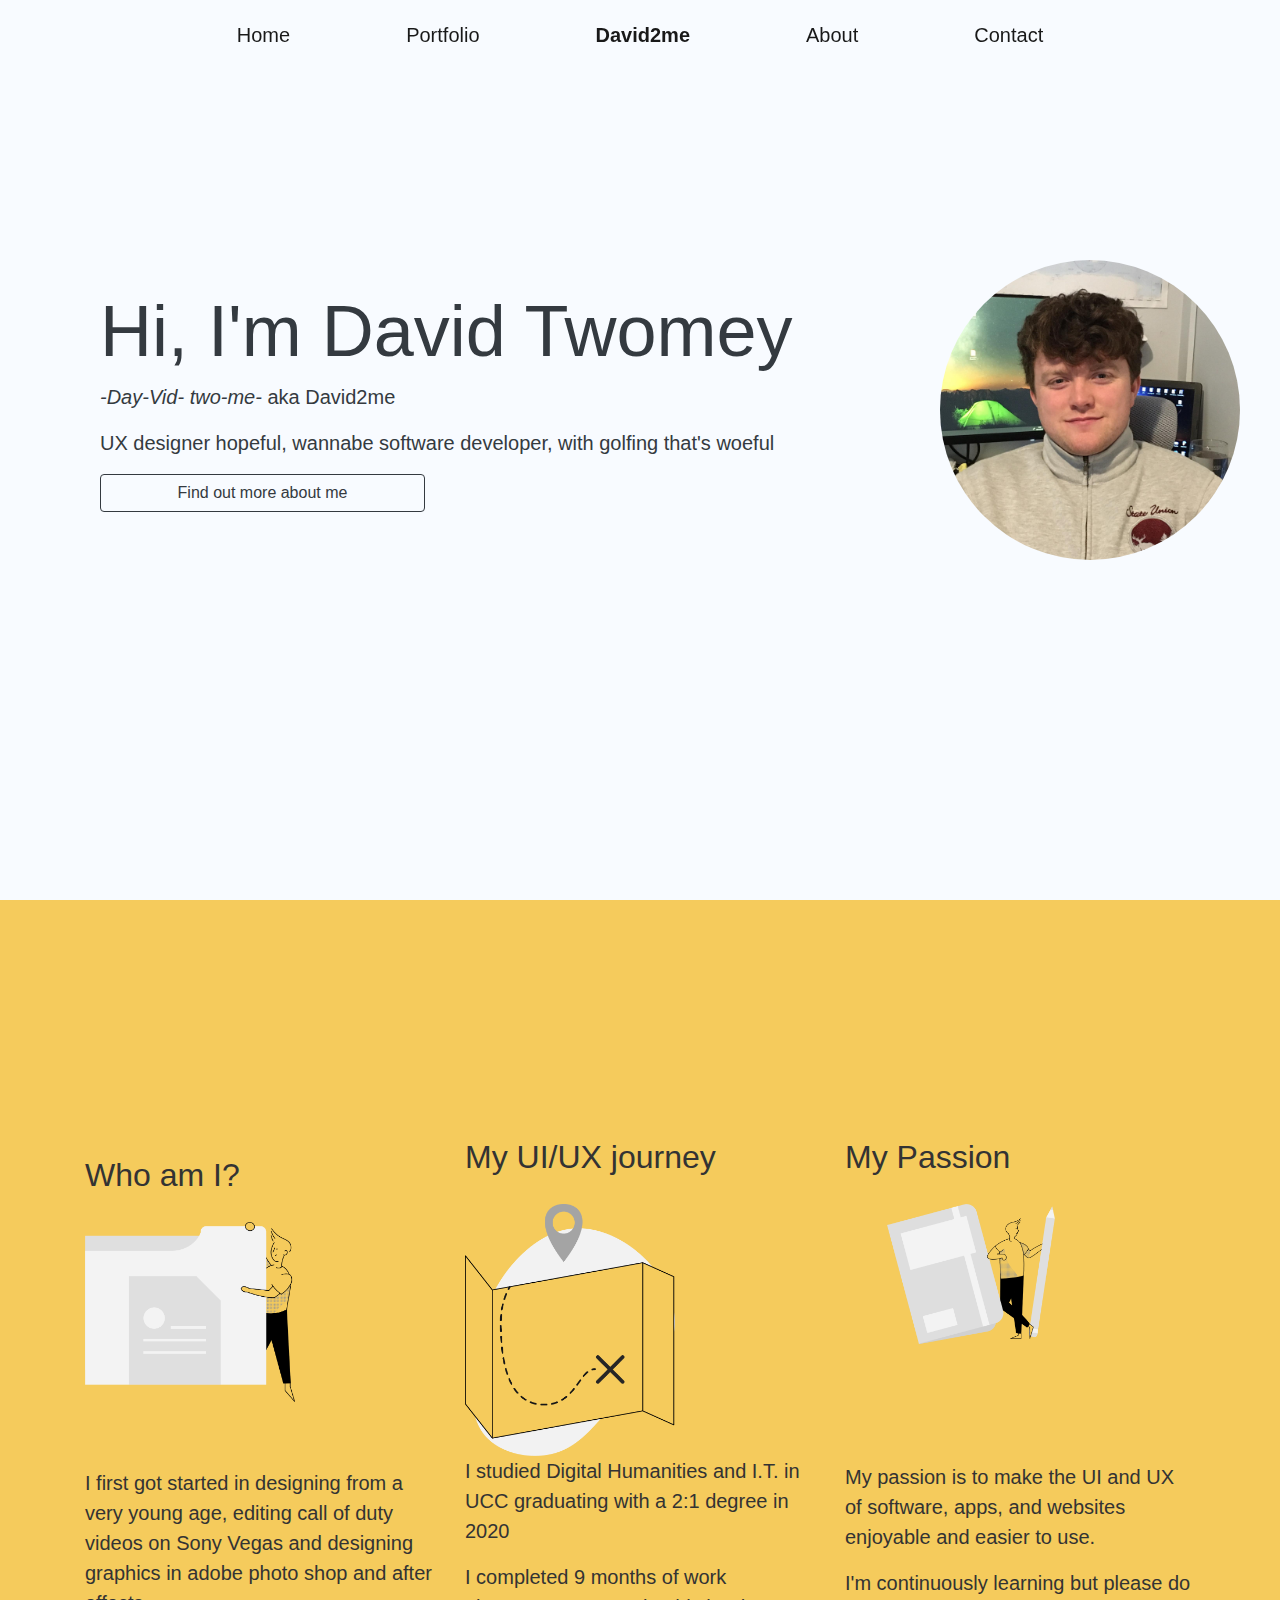
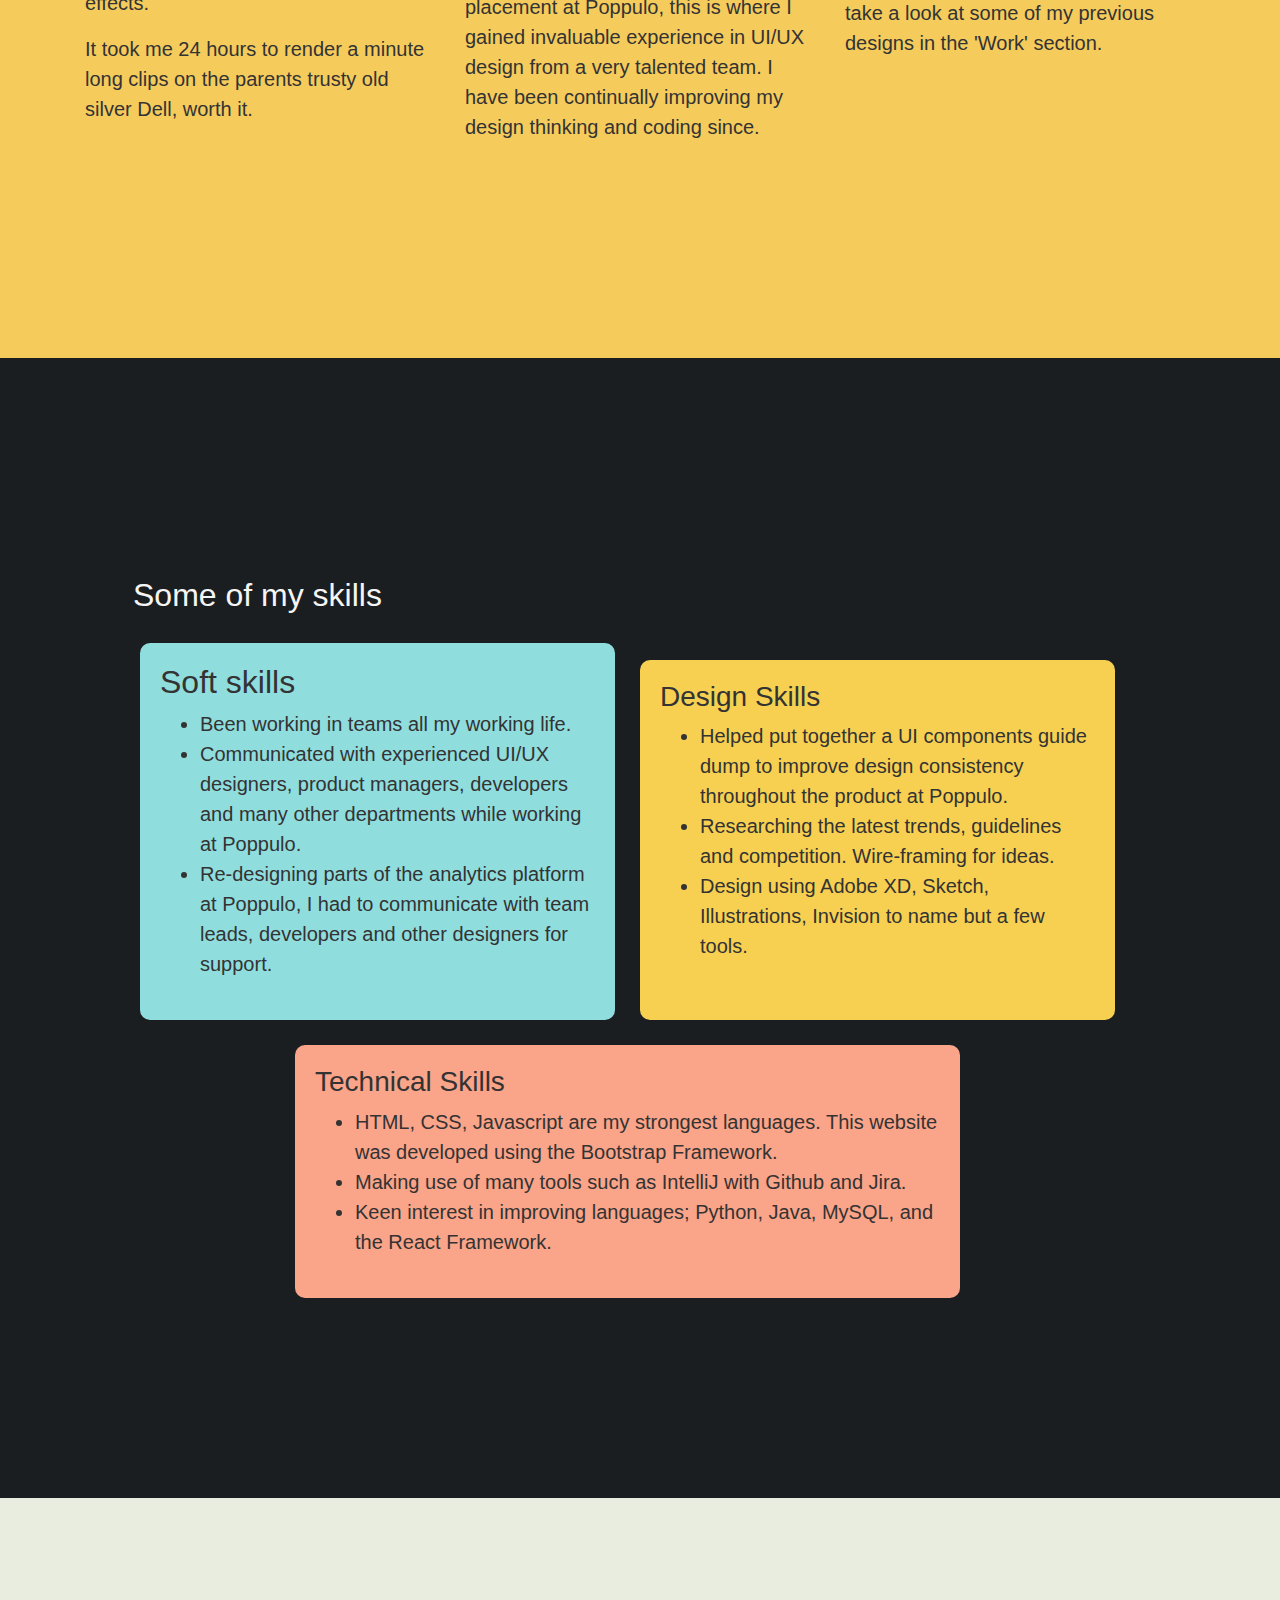
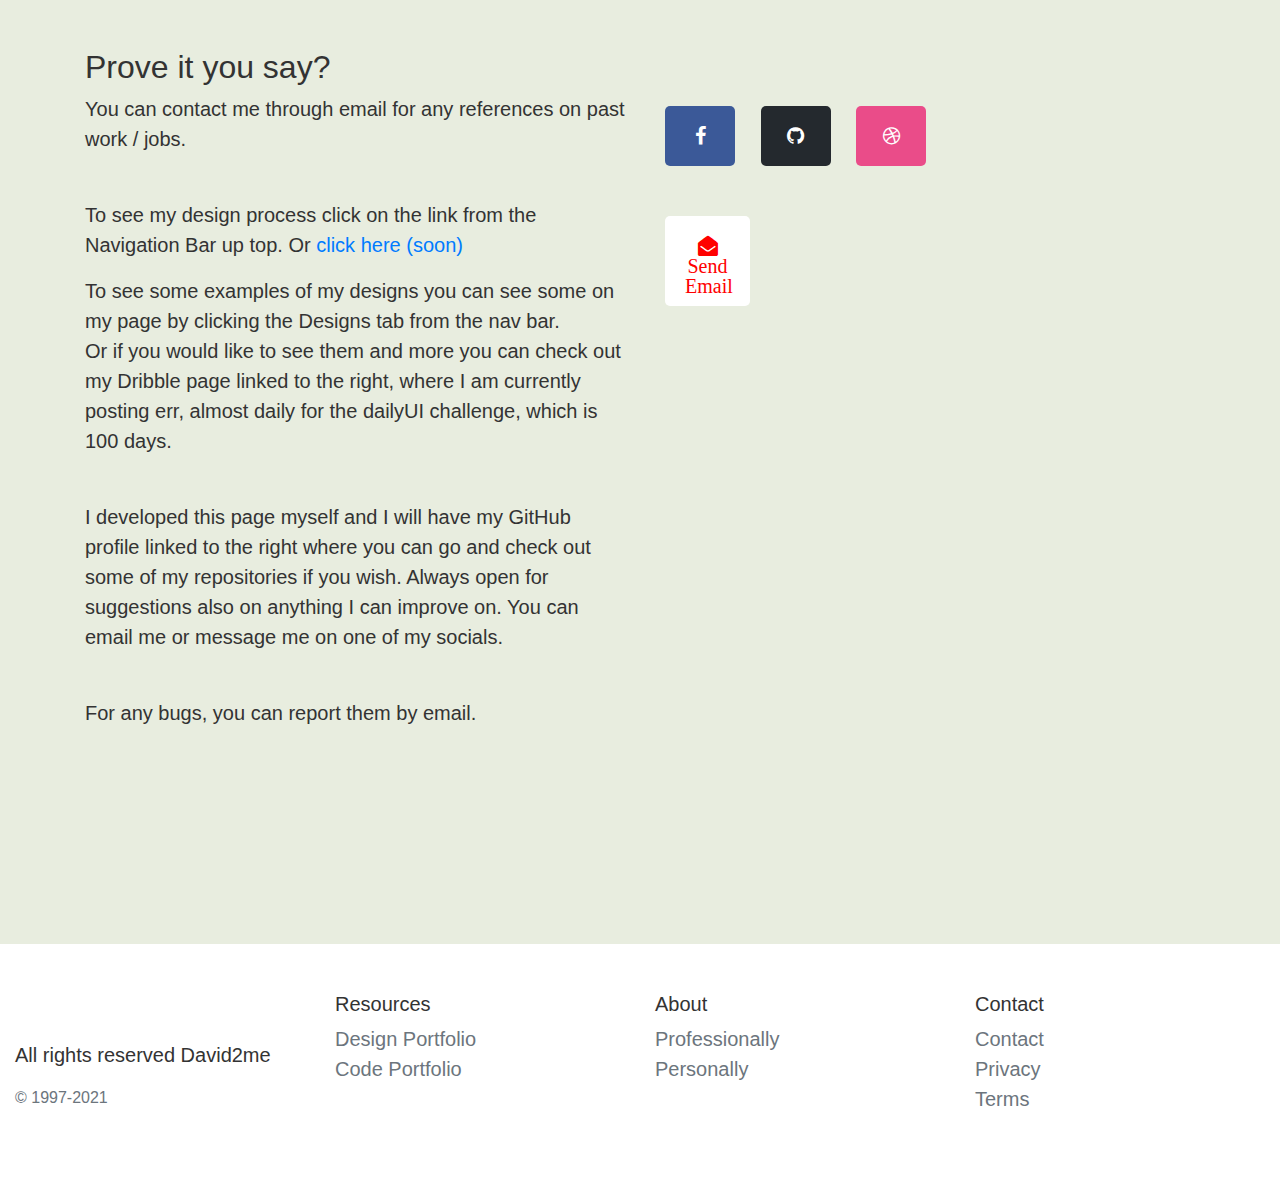
<file: src/html/index.html>
<!DOCTYPE html>
<html lang="en">
<head>
    <!-- required meta tags -->
    <meta charset="UTF-8">
    <meta name="viewport" content="width=device-width, initial-scale=1, shrink-to-fit=no">


    <!-- Bootstrap CSS -->
    <link rel="stylesheet" href="https://stackpath.bootstrapcdn.com/bootstrap/4.4.1/css/bootstrap.min.css"
          integrity="sha384-Vkoo8x4CGsO3+Hhxv8T/Q5PaXtkKtu6ug5TOeNV6gBiFeWPGFN9MuhOf23Q9Ifjh" crossorigin="anonymous">
    <link rel="stylesheet" href="../css/custom-style.css">
    <link rel="stylesheet" href="https://cdnjs.cloudflare.com/ajax/libs/font-awesome/4.7.0/css/font-awesome.min.css">
    <title>Home</title>
</head>
<body>

<nav class="navbar fixed-top navbar-expand-lg navbar-light main">
<!--    <a class="navbar-brand" href="#"></a>-->
    <button class="navbar-toggler" type="button" data-toggle="collapse" data-target="#navbarSupportedContent"
            aria-controls="navbarSupportedContent" aria-expanded="false" aria-label="Toggle navigation">
        <span class="navbar-toggler-icon"></span>
    </button>

    <div class="collapse navbar-collapse center" id="navigation">
        <ul class="navbar-nav mr-auto mx-auto">
            <li class="nav-item active">
                <a class="nav-link nav-space" href="http://localhost:63342/uxfyp/src/html/index.html?#">Home <span
                        class="sr-only">(current)</span></a>
            </li>
            <li class="nav-item active nav-space">
                <a class="nav-link" href="#">Portfolio</a>
            </li>
            <li class="nav-item active nav-space">
                <a class="nav-link" href="#"><b>David2me</b></a>
            </li>
            <li class="nav-item active nav-space">
                <a class="nav-link" href="#">About</a>
            </li>
            <li class="nav-item active">
                <a class="nav-link" href="#">Contact</a>
            </li>
<!--            <li class="nav-item dropdown active ">-->
<!--                <a class="nav-link dropdown-toggle" href="#" id="navbarDropdown" role="button" data-toggle="dropdown"-->
<!--                   aria-haspopup="true" aria-expanded="false">-->
<!--                    Resources-->
<!--                </a>-->
<!--                <div class="dropdown-menu" aria-labelledby="navbarDropdown">-->
<!--                    <a class="dropdown-item" href="#">Previous work</a>-->

<!--                    <div class="dropdown-divider"></div>-->
<!--                    <a class="dropdown-item" href="#">Some JavaScript work.</a>-->
<!--                </div>-->
<!--            </li>-->
        </ul>
    </div>
</nav>


<!--<img class="bg-image" src="../images/bgimage.png" alt="backgroundImage">-->
<div class="container custom-margin">
        <div class="row align-items-center">

<!--            <div class="lead col-sm-4 pt-5">-->
<!--                <p>Hi, I'm David, and welcome to my page. Here you will find a portfolio-->
<!--                    of my work and some UI/UX tips.</p>-->
<!--            </div>-->
            <div class="col">
                <div class="col-sm-12 text-dark">
                    <h2 class="display-3">Hi, I'm David Twomey</h2>
                    <p class="lead font-weight-normal"> <i>-Day-Vid-    two-me-</i> aka David2me</p>
                    <p class="lead font-weight-normal">UX designer hopeful, wannabe software developer, with golfing that's woeful</p>
                </div>
                <div class="col">


                        <button onclick="godown()" class="btn btn-outline-dark my-4 my-sm-0 col-5"> Find out more about me
                        </button>
                </div>
            </div>
            <div class="wrapper">
<!--                <div> <img class="head" src="../images/selfieTransparentbg.png" alt="" />-->
<!--                </div>-->
<!--                <div class="torso"></div>-->
<!--                <div class="leftarm"></div>-->
<!--                <div class="rightarm"></div>-->
<!--                <div class="leftleg"></div>-->
<!--                <div class="leftfoot"></div>-->
<!--                <div class="rightleg"></div>-->
<!--                <div class="rightfoot"></div>-->
                <div> <img class="head" src="../images/gradSelfie.jpg"   alt="profile picture">
                </div>
            </div>
        </div>
</div>

<div id="down">
    <div class="info-padding">
        <div class="container pt-lg-5 ">
            <div class="row top-buffer">
                <div class="col-md-4 col-sm-12 justify-content-center align-content-center">
                    <h2 class="heading-padding">Who am I?</h2>
                    <img src="../images/folderMan1.png" width="60%" alt="Our mission"/>
                    <p class="padding-image"> </p>
                    <p> I first got started in designing from a very young age, editing call of duty videos on Sony Vegas
                    and designing graphics in adobe photo shop and after effects.</p>
                    <p> It took me 24 hours to render a minute long clips on the parents trusty old silver Dell, worth it.</p>
                </div>
                <div class="col-md-4 col-sm-12">
                    <h2 class="heading-padding">My UI/UX journey</h2>
                    <img src="../images/map.png" width="60%" alt="Our results"/>
                    <p>I studied Digital Humanities and I.T. in UCC graduating with a 2:1 degree in 2020</p>
                    <p>I completed 9 months of work placement at Poppulo, this is where
                    I gained invaluable experience in UI/UX design from a very talented team. I have been continually
                    improving my design thinking and coding since.</p>
                </div>
                <div class="col-md-4 col-sm-12">
                    <h2 class="heading-padding">My Passion<br></h2>
                   <img src="../images/notepadMan.png" width="60%" alt="FAQ"/>
                    <p class="pt-5">My passion is to make the UI and UX of software, apps, and websites
                        enjoyable and easier to use.</p>
                    <p>I'm continuously learning but please do take a look at some of my previous designs in the 'Work' section.</p>
                </div>
            </div>
        </div>
    </div>
</div>

<div class="cards-bg-color">
        <div class="container pt-lg-5 ">
            <h2 class="pl-5" style="color: whitesmoke"> Some of my skills</h2>
            <div class="row top-buffer">
                <div class="col-xs-12  col-sm-10 col-lg-5 turquoise-card mt-2 card-hover">
                    <h2>Soft skills </h2>
                    <ul>
                        <li>
                            Been working in teams all my working life.
                        </li>
                        <li>
                            Communicated with experienced UI/UX designers, product managers, developers and many other departments
                            while working at Poppulo.
                        </li>
                        <li>
                            Re-designing parts of the analytics platform at Poppulo, I had to communicate
                            with team leads, developers and other designers for support.
                        </li>
                    </ul>
                </div>
                <div class="col-xs-12 col-sm-10  col-lg-5 col-xl-5 yellow-card card-hover">
                    <h3>Design Skills</h3>
                    <ul>
                        <li>
                            Helped put together a UI components guide dump to improve design consistency
                            throughout the product at Poppulo.
                        </li>
                        <li>
                            Researching the latest trends, guidelines and competition. Wire-framing for ideas.
                        </li>
                        <li>
                            Design using Adobe XD, Sketch, Illustrations, Invision to name but a few tools.
                        </li>
                    </ul>
                </div>
                <div class="col-xs-12 col-sm-10  col-lg-7 red-card  card-hover">
                    <h3>Technical Skills</h3>
                    <ul>
                        <li>
                            HTML, CSS, Javascript are my strongest languages. This website was developed using the Bootstrap Framework.
                        </li>
                        <li>
                            Making use of many tools such as IntelliJ with Github and Jira.
                        </li>
                        <li>
                            Keen interest in improving languages; Python, Java, MySQL, and the React Framework.
                        </li>
                    </ul>
                </div>
<!--                <div class="col-xs-12 col-sm-10  col-lg-5 purple-card card-hover">-->
<!--                    <h3>Random Facts</h3>-->
<!--                    <ul>-->
<!--                        <li>-->
<!--                            I -->
<!--                        </li>-->
<!--                        <li>-->
<!--                            I love travelling and meeting new people.-->
<!--                        </li>-->
<!--                        <li>-->
<!--                            Keen interest in improving languages; Python, Java, MySQL, and the React Framework.-->
<!--                        </li>-->
<!--                    </ul>-->
<!--                </div>-->
            </div>
        </div>
</div>


<div id="bottom-jumbotron" class=" end-bg-color">
    <div class="container">
        <div class="row">
            <div class="col-lg-6">
                <h2> Prove it you say?</h2>
                <p>You can contact me through email for any references on past work / jobs.
                </p>
                <br>
                <P>To see my design process click on the link from the Navigation Bar up top. Or <a href=""> click here (soon) </a>
                <p>To see some examples of my designs you can see some on my page by clicking the Designs tab from
                the nav bar. <br> Or if you would like to see them and more you can check out my Dribble page linked to
                the right, where I am currently posting err, almost daily for the dailyUI challenge, which is 100 days.</p>
                <br>
                <p> I developed this page myself and I will have my GitHub profile linked to the right where you can go and
                check out some of my repositories if you wish. Always open for suggestions also on anything I can improve on.
                You can email me or message me on one of my socials.</p>
                <br>
                <p> For any bugs, you can report them by email.</p>
            </div>
            <div class="col-lg-5 pt-5">
                <a href="#" target="_blank" class="fa fa-facebook"></a>
                <a href="https://github.com/davidmatt5152" target="_blank" class="fa fa-github"></a>
                <a href="https://dribbble.com/David2me" target="_blank" class="fa fa-dribbble"></a>
                <br>
                <br>
                <a href = "mailto: davidmatt5152@gmail.com" class="fa fa-envelope-open"> Send Email </a>
            </div>
        </div>
    </div>
</div>


<footer class="container-fluid py-5 footer-bgc">
    <div class="row">
        <div class="col-12 col-md pt-5">
            <p>All rights reserved David2me</p>
            <small class="d-block mb-3 text-muted">&copy; 1997-2021</small>
        </div>
        <div class="col-6 col-md">
            <h5>Resources</h5>
            <ul class="list-unstyled text-small">
                <li><a class="text-muted" href="#">Design Portfolio</a></li>
                <li><a class="text-muted" href="#">Code Portfolio</a></li>
                <li><a class="text-muted" href="#"></a></li>
            </ul>
        </div>
        <div class="col-6 col-md">
            <h5>About</h5>
            <ul class="list-unstyled text-small">
                <li><a class="text-muted" href="#">Professionally</a></li>
                <li><a class="text-muted" href="#">Personally</a></li>
            </ul>
        </div>
        <div class="col-6 col-md">
            <h5>Contact</h5>
            <ul class="list-unstyled text-small">
                <li><a class="text-muted" href="#">Contact</a></li>
                <li><a class="text-muted" href="#">Privacy</a></li>
                <li><a class="text-muted" href="#">Terms</a></li>
            </ul>
        </div>
    </div>
</footer>

<!-- optional javascript here -->
<script type="text/javascript" src="../javascript/basicjs.js"></script>

<!-- We have jquery first, then popper and then Bootstrap js -->
<script src="https://code.jquery.com/jquery-3.4.1.slim.min.js"
        integrity="sha384-J6qa4849blE2+poT4WnyKhv5vZF5SrPo0iEjwBvKU7imGFAV0wwj1yYfoRSJoZ+n"
        crossorigin="anonymous"></script>
<script src="https://cdn.jsdelivr.net/npm/popper.js@1.16.0/dist/umd/popper.min.js"
        integrity="sha384-Q6E9RHvbIyZFJoft+2mJbHaEWldlvI9IOYy5n3zV9zzTtmI3UksdQRVvoxMfooAo"
        crossorigin="anonymous"></script>
<script src="https://stackpath.bootstrapcdn.com/bootstrap/4.4.1/js/bootstrap.min.js"
        integrity="sha384-wfSDF2E50Y2D1uUdj0O3uMBJnjuUD4Ih7YwaYd1iqfktj0Uod8GCExl3Og8ifwB6"
        crossorigin="anonymous"></script>

</body>
</html>
</file>
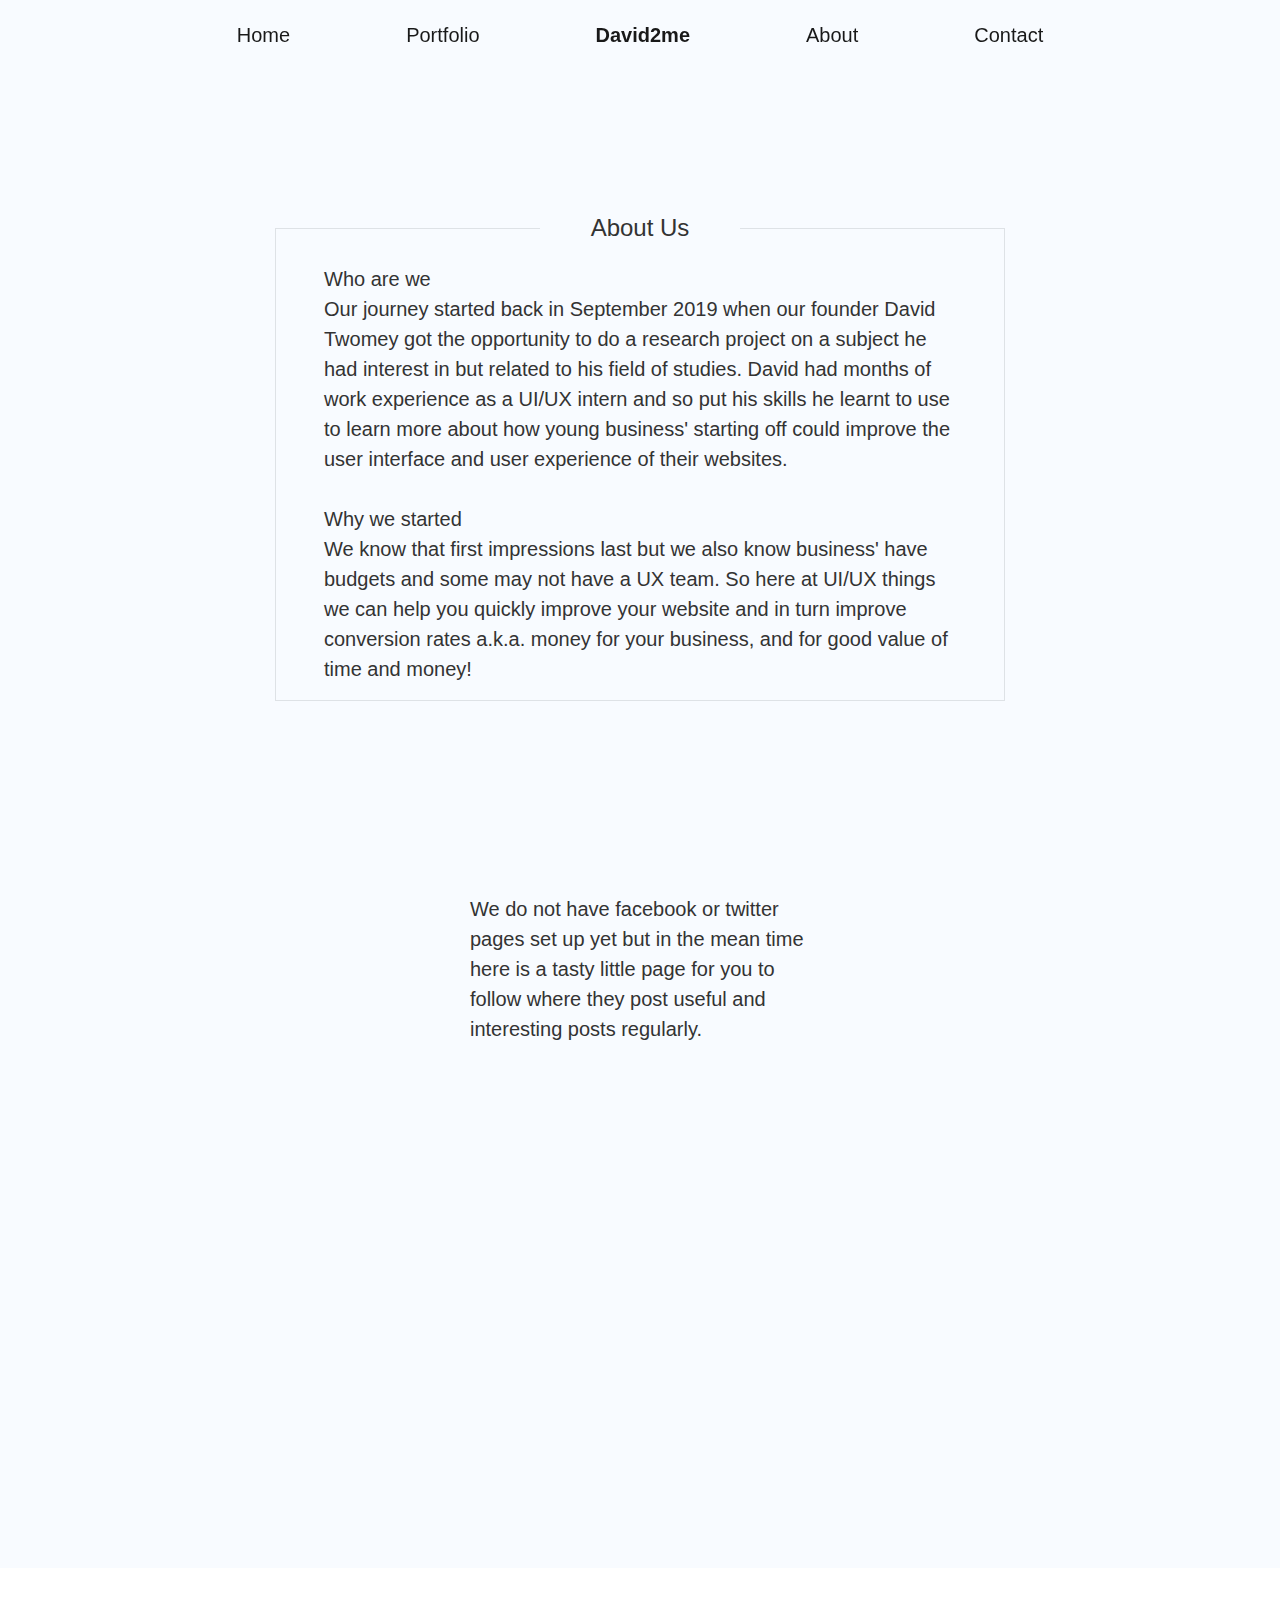
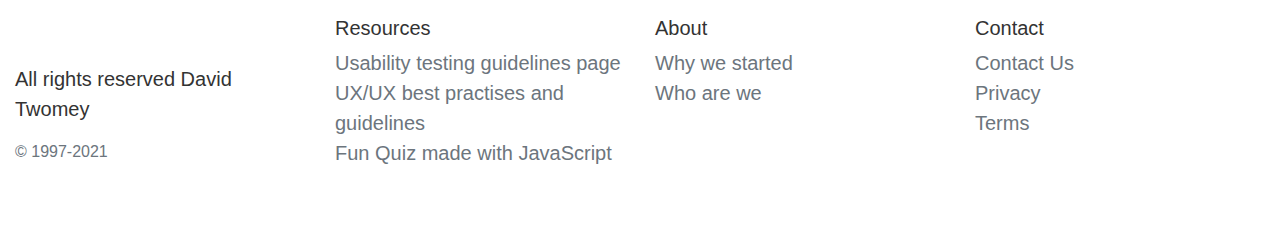
<file: src/html/about.html>
<!DOCTYPE html>
<html lang="en">
<head>
    <!-- required meta tags -->
    <meta charset="UTF-8">
    <meta name="viewport" content="width=device-width, initial-scale=1, shrink-to-fit=no">


    <!-- Bootstrap CSS -->
    <link rel="stylesheet" href="https://stackpath.bootstrapcdn.com/bootstrap/4.4.1/css/bootstrap.min.css"
          integrity="sha384-Vkoo8x4CGsO3+Hhxv8T/Q5PaXtkKtu6ug5TOeNV6gBiFeWPGFN9MuhOf23Q9Ifjh" crossorigin="anonymous">
    <link rel="stylesheet" href="../css/custom-style.css">
    <link rel="stylesheet" href="https://cdnjs.cloudflare.com/ajax/libs/font-awesome/4.7.0/css/font-awesome.min.css">
    <title>Home</title>
</head>
<body>

<nav class="navbar fixed-top navbar-expand-lg navbar-light main">
    <!--    <a class="navbar-brand" href="#"></a>-->
    <button class="navbar-toggler" type="button" data-toggle="collapse" data-target="#navbarSupportedContent"
            aria-controls="navbarSupportedContent" aria-expanded="false" aria-label="Toggle navigation">
        <span class="navbar-toggler-icon"></span>
    </button>

    <div class="collapse navbar-collapse center" id="navigation">
        <ul class="navbar-nav mr-auto mx-auto">
            <li class="nav-item active">
                <a class="nav-link nav-space" href="http://localhost:63342/uxfyp/src/html/index.html?#">Home <span
                        class="sr-only">(current)</span></a>
            </li>
            <li class="nav-item active nav-space">
                <a class="nav-link" href="#">Portfolio</a>
            </li>
            <li class="nav-item active nav-space">
                <a class="nav-link" href="#"><b>David2me</b></a>
            </li>
            <li class="nav-item active nav-space">
                <a class="nav-link" href="#">About</a>
            </li>
            <li class="nav-item active">
                <a class="nav-link" href="#">Contact</a>
            </li>

        </ul>
    </div>
</nav>


<div class="container" style="height: 700px; padding-top: 150px; padding-bottom: 200px">
    <div class="row justify-content-center">
        <div class="col-lg-8">
            <fieldset class="border pl-5 pr-5">
                <legend class='text-center'>About Us</legend>
                <p id="innerPara">
                    Who are we<br>
                    Our journey started back in September 2019 when our founder David Twomey
                    got the opportunity to do a research project on a subject he had interest in but
                    related to his field of studies. David had months of work experience as a UI/UX intern
                    and so put his skills he learnt to use to learn more about how young business' starting
                    off could improve the user interface and user experience of their websites. <br><br> Why we started
                    <br>
                    We know that first impressions last but we also know business' have budgets and some
                    may not have a UX team. So here at UI/UX things we can help you quickly improve your
                    website and in turn improve conversion rates a.k.a. money for your business, and for good value of
                    time and money!
                </p>
            </fieldset>
        </div>
    </div>
</div>

<div class="container justify-content-center pt-5">
    <div class="container pt-5">
        <div class="row justify-content-center pt-5">
            <div class="col-lg-4">
                <p> We do not have facebook or twitter pages set up yet but in the mean time here is a tasty little page
                    for you
                    to follow where they post useful and interesting posts regularly.</p>
                <iframe src="https://www.facebook.com/plugins/page.php?href=https%3A%2F%2Fwww.facebook.com%2FUIandUX%2F&tabs=timeline&width=340&height=500&small_header=false&adapt_container_width=true&hide_cover=false&show_facepile=true&appId"
                        width="340" height="500" style="border:none;overflow:hidden" scrolling="no" frameborder="0"
                        allowTransparency="true" allow="encrypted-media"></iframe>
            </div>
        </div>
    </div>
</div>


<footer class="container-fluid py-5 footer-bgc">
    <div class="row">
        <div class="col-12 col-md pt-5">
            <p>All rights reserved David Twomey</p>
            <small class="d-block mb-3 text-muted">&copy; 1997-2021</small>
        </div>
        <div class="col-6 col-md">
            <h5>Resources</h5>
            <ul class="list-unstyled text-small">
                <li><a class="text-muted" href="#">Usability testing guidelines page</a></li>
                <li><a class="text-muted" href="#">UX/UX best practises and guidelines</a></li>
                <li><a class="text-muted" href="#">Fun Quiz made with JavaScript</a></li>
            </ul>
        </div>
        <div class="col-6 col-md">
            <h5>About</h5>
            <ul class="list-unstyled text-small">
                <li><a class="text-muted" href="#">Why we started</a></li>
                <li><a class="text-muted" href="#">Who are we</a></li>
            </ul>
        </div>
        <div class="col-6 col-md">
            <h5>Contact</h5>
            <ul class="list-unstyled text-small">
                <li><a class="text-muted" href="#">Contact Us</a></li>
                <li><a class="text-muted" href="#">Privacy</a></li>
                <li><a class="text-muted" href="#">Terms</a></li>
            </ul>
        </div>
    </div>
</footer>

<!-- optional javascript here -->
<script type="text/javascript" src="../javascript/basicjs.js"></script>

<!-- We have jquery first, then popper and then Bootstrap js -->
<script src="https://code.jquery.com/jquery-3.4.1.slim.min.js"
        integrity="sha384-J6qa4849blE2+poT4WnyKhv5vZF5SrPo0iEjwBvKU7imGFAV0wwj1yYfoRSJoZ+n"
        crossorigin="anonymous"></script>
<script src="https://cdn.jsdelivr.net/npm/popper.js@1.16.0/dist/umd/popper.min.js"
        integrity="sha384-Q6E9RHvbIyZFJoft+2mJbHaEWldlvI9IOYy5n3zV9zzTtmI3UksdQRVvoxMfooAo"
        crossorigin="anonymous"></script>
<script src="https://stackpath.bootstrapcdn.com/bootstrap/4.4.1/js/bootstrap.min.js"
        integrity="sha384-wfSDF2E50Y2D1uUdj0O3uMBJnjuUD4Ih7YwaYd1iqfktj0Uod8GCExl3Og8ifwB6"
        crossorigin="anonymous"></script>

</body>
</html>
</file>
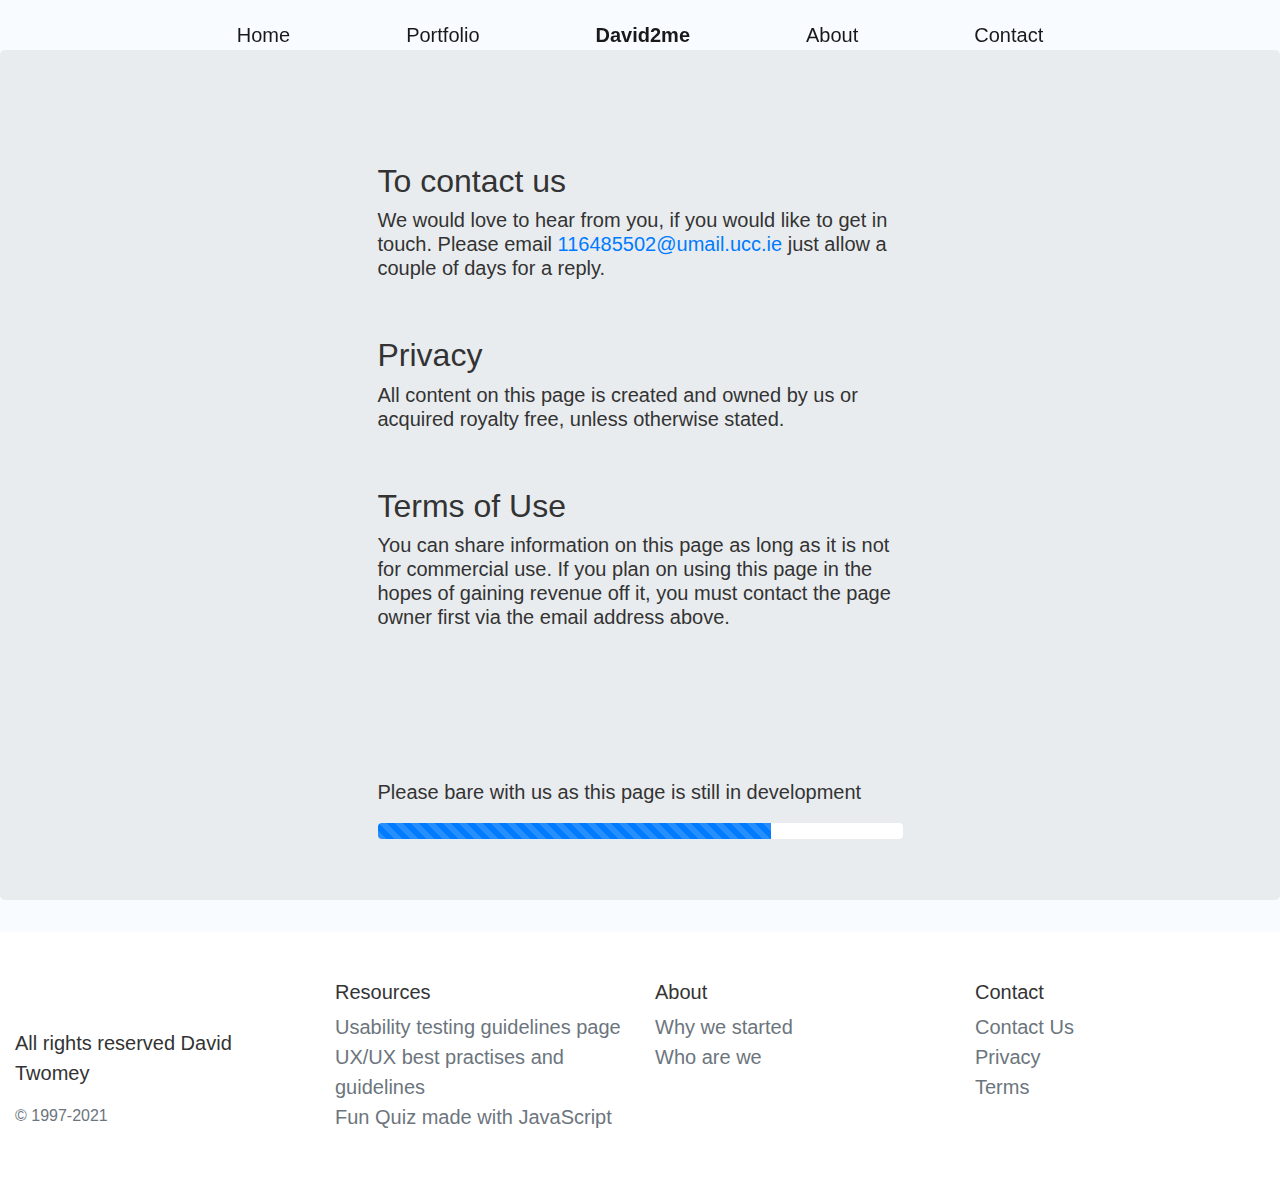
<file: src/html/contact.html>
<!DOCTYPE html>
<html lang="en">
<head>
    <!-- required meta tags -->
    <meta charset="UTF-8">
    <meta name="viewport" content="width=device-width, initial-scale=1, shrink-to-fit=no">


    <!-- Bootstrap CSS -->
    <link rel="stylesheet" href="https://stackpath.bootstrapcdn.com/bootstrap/4.4.1/css/bootstrap.min.css"
          integrity="sha384-Vkoo8x4CGsO3+Hhxv8T/Q5PaXtkKtu6ug5TOeNV6gBiFeWPGFN9MuhOf23Q9Ifjh" crossorigin="anonymous">
    <link rel="stylesheet" href="../css/custom-style.css">
    <link rel="stylesheet" href="https://cdnjs.cloudflare.com/ajax/libs/font-awesome/4.7.0/css/font-awesome.min.css">
    <title>Home</title>
</head>
<body>

<nav class="navbar fixed-top navbar-expand-lg navbar-light main">
    <!--    <a class="navbar-brand" href="#"></a>-->
    <button class="navbar-toggler" type="button" data-toggle="collapse" data-target="#navbarSupportedContent"
            aria-controls="navbarSupportedContent" aria-expanded="false" aria-label="Toggle navigation">
        <span class="navbar-toggler-icon"></span>
    </button>

    <div class="collapse navbar-collapse center" id="navigation">
        <ul class="navbar-nav mr-auto mx-auto">
            <li class="nav-item active">
                <a class="nav-link nav-space" href="http://localhost:63342/uxfyp/src/html/index.html?#">Home <span
                        class="sr-only">(current)</span></a>
            </li>
            <li class="nav-item active nav-space">
                <a class="nav-link" href="#">Portfolio</a>
            </li>
            <li class="nav-item active nav-space">
                <a class="nav-link" href="#"><b>David2me</b></a>
            </li>
            <li class="nav-item active nav-space">
                <a class="nav-link" href="#">About</a>
            </li>
            <li class="nav-item active">
                <a class="nav-link" href="#">Contact</a>
            </li>
        </ul>
    </div>
</nav>


<div id="top-jumbotron" class="jumbotron" style="height: 850px;">
    <div class="container">
        <div class="col-md-6 offset-3 pt-5">
            <h2>To contact us</h2>
            <h5>We would love to hear from you, if you would like to get in touch.
                Please email <a href="mailto:116485502@umail.ucc.ie" target="_top">116485502@umail.ucc.ie </a>
                just allow a couple of days for a reply.</h5>
        </div>
    </div>

    <div class="container">
        <div class="col-md-6 offset-3 pt-5">
            <h2> Privacy </h2>
            <h5>All content on this page is created and owned by us or acquired royalty free, unless otherwise
                stated.</h5>
        </div>
    </div>

    <div class="container">
        <div class="col-md-6 offset-3 pt-5">
            <h2>Terms of Use</h2>
            <h5>You can share information on this page as long as it is not for commercial use.
                If you plan on using this page in the hopes of gaining revenue off it, you must contact the page owner
                first
                via the email address above.</h5>
        </div>
    </div>

    <div id="loading-bar" class="container pt-5">
        <div class="col-6 offset-3">
            <p> Please bare with us as this page is still in development</p>
            <div class="progress progress-bg ">
                <div class="progress-bar progress-bar-striped progress-bar-animated" role="progressbar"
                     aria-valuenow="75" aria-valuemin="0" aria-valuemax="100" style="width: 75%"></div>
            </div>
        </div>
    </div>
</div>





<footer class="container-fluid py-5 footer-bgc">
    <div class="row">
        <div class="col-12 col-md pt-5">
            <p>All rights reserved David Twomey</p>
            <small class="d-block mb-3 text-muted">&copy; 1997-2021</small>
        </div>
        <div class="col-6 col-md">
            <h5>Resources</h5>
            <ul class="list-unstyled text-small">
                <li><a class="text-muted" href="#">Usability testing guidelines page</a></li>
                <li><a class="text-muted" href="#">UX/UX best practises and guidelines</a></li>
                <li><a class="text-muted" href="#">Fun Quiz made with JavaScript</a></li>
            </ul>
        </div>
        <div class="col-6 col-md">
            <h5>About</h5>
            <ul class="list-unstyled text-small">
                <li><a class="text-muted" href="#">Why we started</a></li>
                <li><a class="text-muted" href="#">Who are we</a></li>
            </ul>
        </div>
        <div class="col-6 col-md">
            <h5>Contact</h5>
            <ul class="list-unstyled text-small">
                <li><a class="text-muted" href="#">Contact Us</a></li>
                <li><a class="text-muted" href="#">Privacy</a></li>
                <li><a class="text-muted" href="#">Terms</a></li>
            </ul>
        </div>
    </div>
</footer>

<!-- optional javascript here -->
<script type="text/javascript" src="../javascript/basicjs.js"></script>

<!-- We have jquery first, then popper and then Bootstrap js -->
<script src="https://code.jquery.com/jquery-3.4.1.slim.min.js"
        integrity="sha384-J6qa4849blE2+poT4WnyKhv5vZF5SrPo0iEjwBvKU7imGFAV0wwj1yYfoRSJoZ+n"
        crossorigin="anonymous"></script>
<script src="https://cdn.jsdelivr.net/npm/popper.js@1.16.0/dist/umd/popper.min.js"
        integrity="sha384-Q6E9RHvbIyZFJoft+2mJbHaEWldlvI9IOYy5n3zV9zzTtmI3UksdQRVvoxMfooAo"
        crossorigin="anonymous"></script>
<script src="https://stackpath.bootstrapcdn.com/bootstrap/4.4.1/js/bootstrap.min.js"
        integrity="sha384-wfSDF2E50Y2D1uUdj0O3uMBJnjuUD4Ih7YwaYd1iqfktj0Uod8GCExl3Og8ifwB6"
        crossorigin="anonymous"></script>

</body>
</html>
</file>
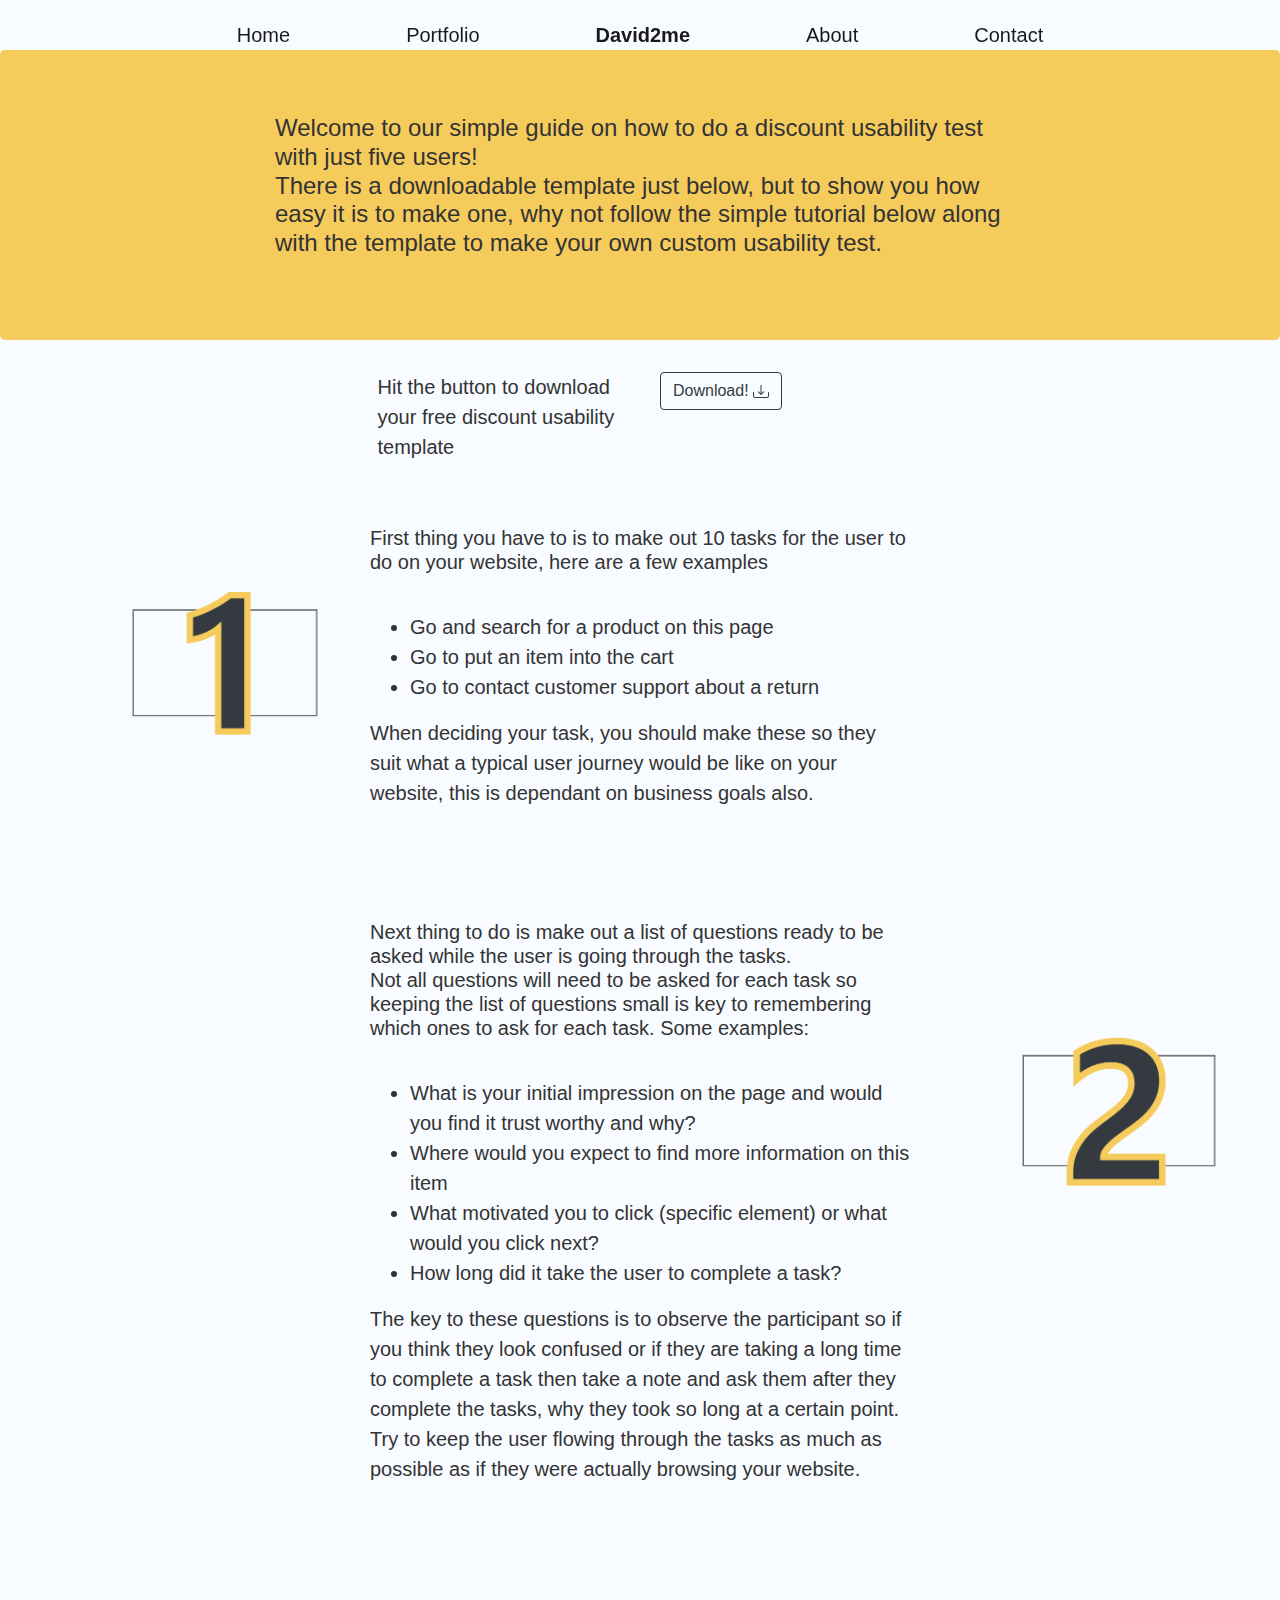
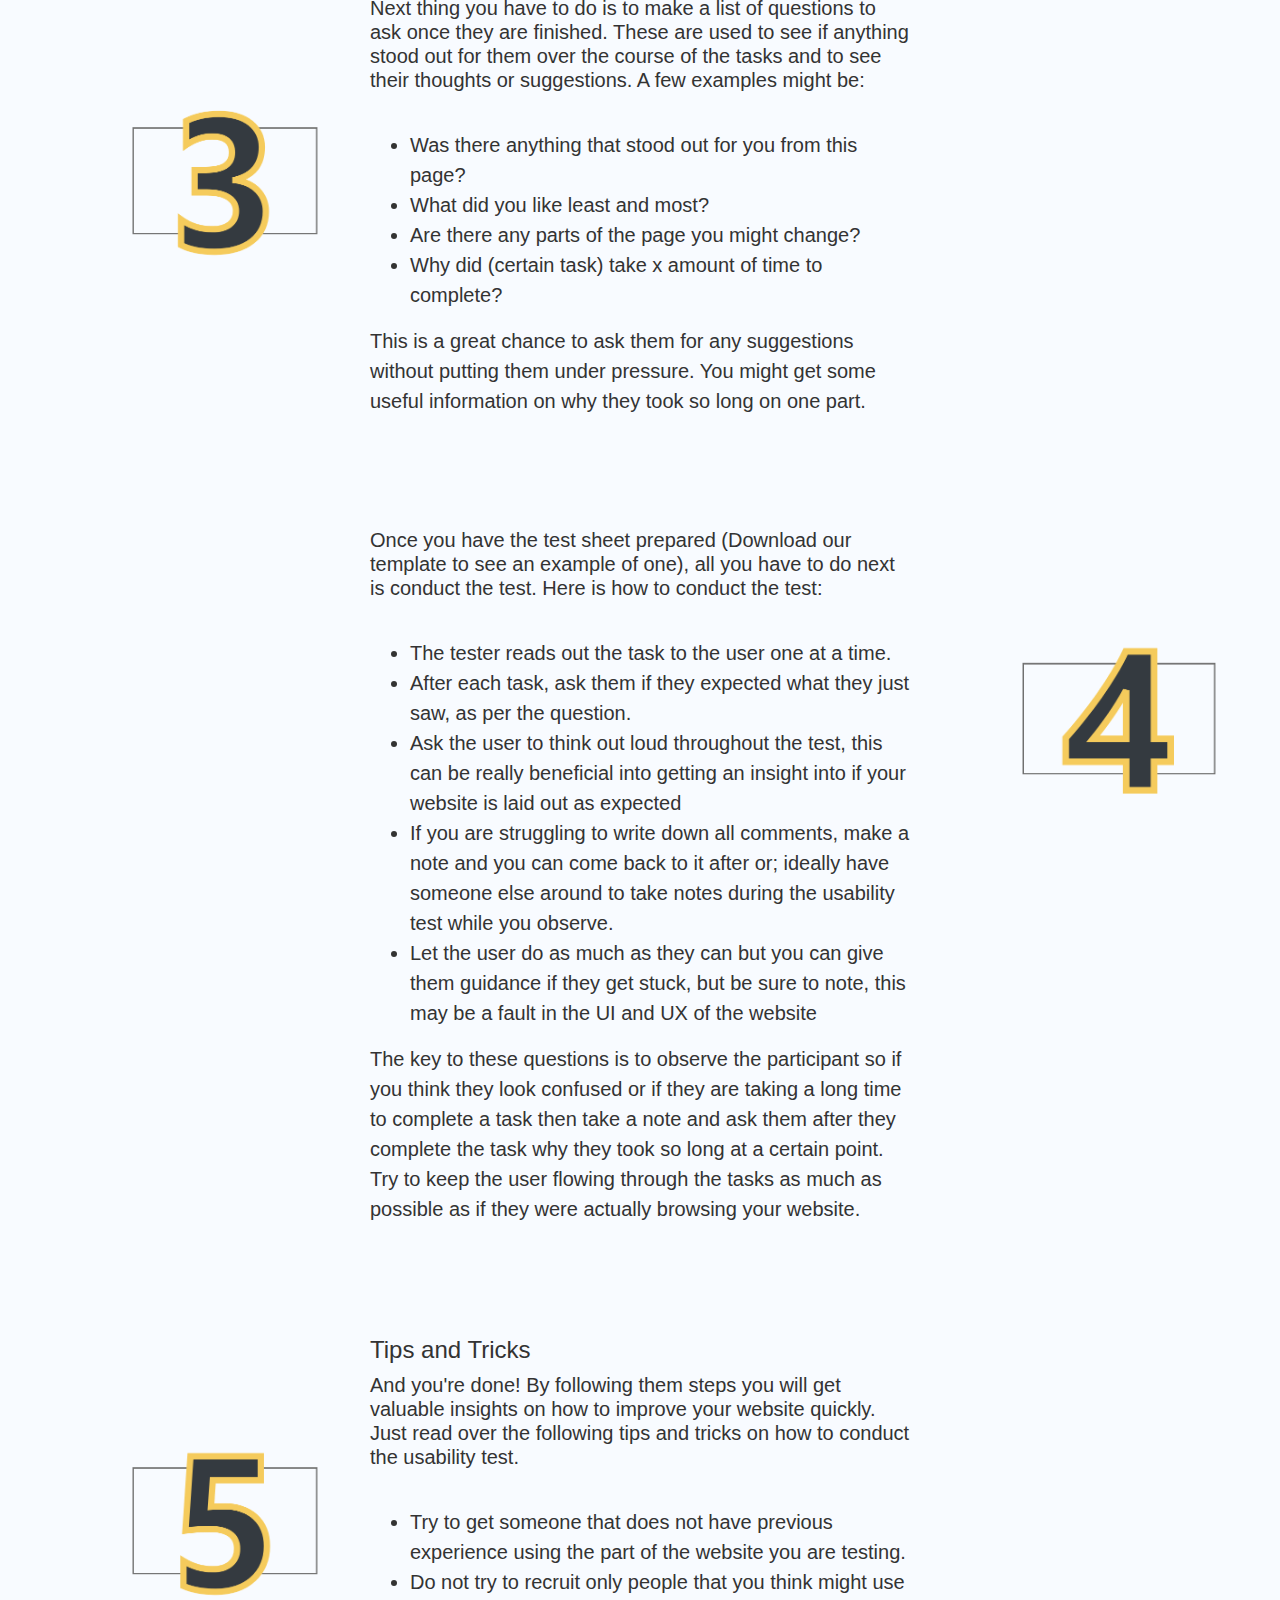
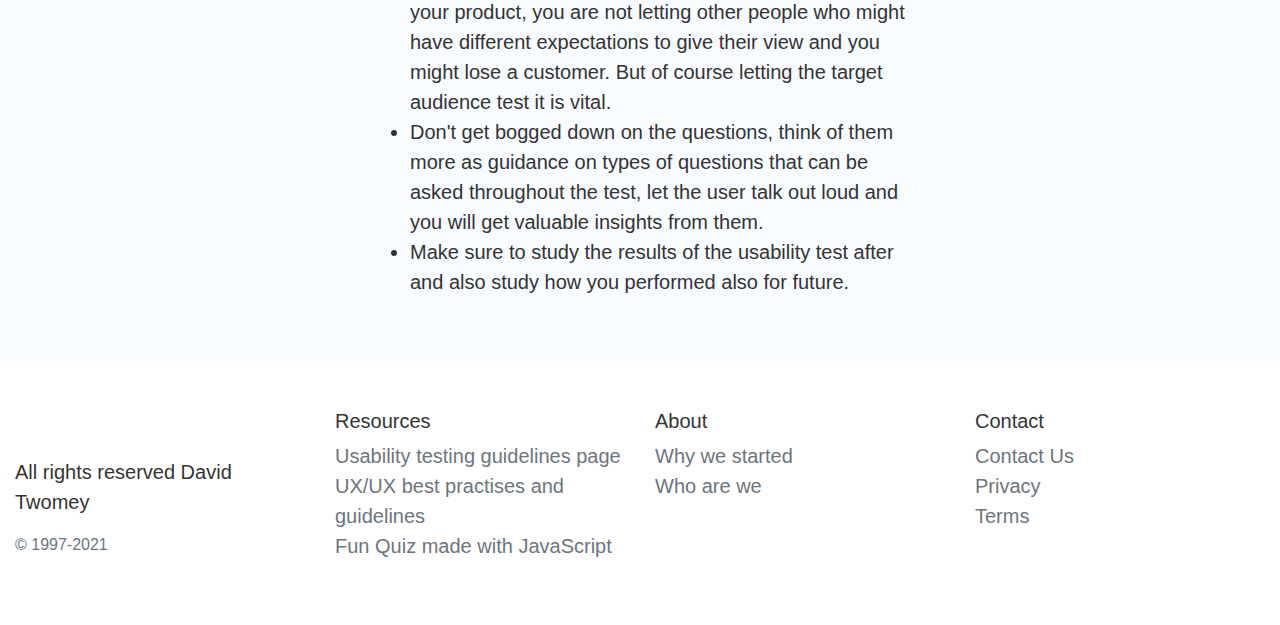
<file: src/html/usabilityTest.html>
<!DOCTYPE html>
<html lang="en">
<head>
    <!-- required meta tags -->
    <meta charset="UTF-8">
    <meta name="viewport" content="width=device-width, initial-scale=1, shrink-to-fit=no">


    <!-- Bootstrap CSS -->
    <link rel="stylesheet" href="https://stackpath.bootstrapcdn.com/bootstrap/4.4.1/css/bootstrap.min.css"
          integrity="sha384-Vkoo8x4CGsO3+Hhxv8T/Q5PaXtkKtu6ug5TOeNV6gBiFeWPGFN9MuhOf23Q9Ifjh" crossorigin="anonymous">
    <link rel="stylesheet" href="../css/custom-style.css">
    <link rel="stylesheet" href="https://cdnjs.cloudflare.com/ajax/libs/font-awesome/4.7.0/css/font-awesome.min.css">
    <title>Home</title>
</head>
<body>

<nav class="navbar fixed-top navbar-expand-lg navbar-light main">
    <!--    <a class="navbar-brand" href="#"></a>-->
    <button class="navbar-toggler" type="button" data-toggle="collapse" data-target="#navbarSupportedContent"
            aria-controls="navbarSupportedContent" aria-expanded="false" aria-label="Toggle navigation">
        <span class="navbar-toggler-icon"></span>
    </button>

    <div class="collapse navbar-collapse center" id="navigation">
        <ul class="navbar-nav mr-auto mx-auto">
            <li class="nav-item active">
                <a class="nav-link nav-space" href="http://localhost:63342/uxfyp/src/html/index.html?#">Home <span
                        class="sr-only">(current)</span></a>
            </li>
            <li class="nav-item active nav-space">
                <a class="nav-link" href="#">Portfolio</a>
            </li>
            <li class="nav-item active nav-space">
                <a class="nav-link" href="#"><b>David2me</b></a>
            </li>
            <li class="nav-item active nav-space">
                <a class="nav-link" href="#">About</a>
            </li>
            <li class="nav-item active">
                <a class="nav-link" href="#">Contact</a>
            </li>

        </ul>
    </div>
</nav>


<div class="jumbotron" style="height: 290px; background-color: #f5cb5c">
    <div class="container">
        <div class="row">
            <div class="col-md-8 offset-md-2">
                <h4>Welcome to our simple guide on how to do a discount usability test with just
                    five users! <br>There is a downloadable template just below,
                    but to show you how easy it is to make one, why
                    not follow the simple tutorial below along with the template to make your
                    own custom usability test.</h4>
            </div>
        </div>
    </div>
</div>

<div class="container">
    <div class="row offset-3">
        <div class="col-md-4">
            <p> Hit the button to download your free discount usability template</p>
        </div>
        <div class="col-4">
            <form method="get" action="../downloads/usabilityTest.docx">
                <button type="submit" class="btn btn-outline-dark">Download!
                    <svg class="bi bi-download" width="1em" height="1em" viewBox="0 0 16 16" fill="currentColor"
                         xmlns="http://www.w3.org/2000/svg">
                        <path fill-rule="evenodd"
                              d="M.5 8a.5.5 0 01.5.5V12a1 1 0 001 1h12a1 1 0 001-1V8.5a.5.5 0 011 0V12a2 2 0 01-2 2H2a2 2 0 01-2-2V8.5A.5.5 0 01.5 8z"
                              clip-rule="evenodd"/>
                        <path fill-rule="evenodd"
                              d="M5 7.5a.5.5 0 01.707 0L8 9.793 10.293 7.5a.5.5 0 11.707.707l-2.646 2.647a.5.5 0 01-.708 0L5 8.207A.5.5 0 015 7.5z"
                              clip-rule="evenodd"/>
                        <path fill-rule="evenodd" d="M8 1a.5.5 0 01.5.5v8a.5.5 0 01-1 0v-8A.5.5 0 018 1z"
                              clip-rule="evenodd"/>
                    </svg>
                </button>
            </form>
        </div>
    </div>
</div>

<div class="container pt-5 pb-5">
    <div class="row">
        <div class="col-md-3">
            <img src="../images/stepone.png" width="100%" alt="Step one">
        </div>
        <div class="col-md-6">
            <h5> First thing you have to is to make out 10 tasks for the user to do on your website, here are a few
                examples</h5>
            <br>
            <ul>
                <li>Go and search for a product on this page</li>
                <li>Go to put an item into the cart</li>
                <li>Go to contact customer support about a return</li>
            </ul>
            <p> When deciding your task, you should make these so they suit what a typical user journey would be like
                on your website, this is dependant on business goals also. </p>
        </div>
    </div>
</div>
<div class="container pt-5 pb-5">
    <div class="row ">
        <div class="col-md-6 offset-md-3">
            <h5>Next thing to do is make out a list of questions ready to be asked while the user is going through the
                tasks.<br> Not all
                questions will need to be asked for each task so keeping the list of questions small is key to
                remembering which
                ones to ask for each task. Some examples:</h5>
            <br>
            <ul>
                <li>What is your initial impression on the page and would you find it trust worthy and why?</li>
                <li> Where would you expect to find more information on this item</li>
                <li>What motivated you to click (specific element) or what would you click next?</li>
                <li>How long did it take the user to complete a task?</li>
            </ul>
            <p> The key to these questions is to observe the participant so if you think they look confused or
                if they are taking a long time to complete a task then take a note
                and ask them after they complete the tasks, why they took so long at a certain point. Try to keep the
                user flowing through the tasks as much as possible as if they were actually browsing your website.</p>
        </div>
        <div class="col-md-3 pl-5 pt-5">
            <img src="../images/steptwo.png" width="120%" alt="Step Two">
        </div>
    </div>
</div>

<div class="container pt-5 pb-5">
    <div class="row">
        <div class="col-md-3 pt-5">
            <img src="../images/stepthree.png" width="100%" alt="Step one">
        </div>
        <div class="col-md-6">
            <h5> Next thing you have to do is to make a list of questions to ask once they are finished. These are
                used to see if anything stood out for them over the course of the tasks and to see their thoughts or
                suggestions.
                A few examples might be:</h5>
            <br>
            <ul>
                <li>Was there anything that stood out for you from this page?</li>
                <li>What did you like least and most?</li>
                <li>Are there any parts of the page you might change?</li>
                <li>Why did (certain task) take x amount of time to complete?</li>
            </ul>
            <p>This is a great chance to ask them for any suggestions without putting them under pressure.
                You might get some useful information on why they took so long on one part.</p>
        </div>
    </div>
</div>

<div class="container pt-5 pb-5">
    <div class="row ">
        <div class="col-md-6 offset-md-3">
            <h5> Once you have the test sheet prepared (Download our template to see an example of one), all you have to
                do next is conduct the test. Here is how to conduct the test:</h5>
            <br>
            <ul>
                <li>The tester reads out the task to the user one at a time.</li>
                <li>After each task, ask them if they expected what they just saw, as per the question.</li>
                <li>Ask the user to think out loud throughout the test, this can be really beneficial into getting an
                    insight into if your
                    website is laid out as expected
                </li>
                <li>If you are struggling to write down all comments, make a note and you can come back to it after or;
                    ideally have someone
                    else around to take notes during the usability test while you observe.
                </li>

                <li>Let the user do as much as they can but you can give them guidance if they get stuck, but be sure to
                    note, this
                    may be a fault in the UI and UX of the website
                </li>
            </ul>
            <p> The key to these questions is to observe the participant so if you think they look confused or
                if they are taking a long time to complete a task then take a note
                and ask them after they complete the task why they took so long at a certain point. Try to keep the
                user flowing through the tasks as much as possible as if they were actually browsing your website.</p>
        </div>
        <div class="col-md-3 pl-5 pt-5">
            <img src="../images/stepfour.png" width="120%" alt="Step four">
        </div>
    </div>
</div>

<div class="container pt-5 pb-5">
    <div class="row">
        <div class="col-md-3 pt-5">
            <img src="../images/stepfive.png" width="100%" alt="Step one">
        </div>
        <div class="col-md-6">
            <h4> Tips and Tricks </h4>
            <h5> And you're done! By following them steps you will get valuable insights on how to improve
                your website quickly. Just read over the following tips and tricks on how to conduct the usability
                test.</h5>
            <br>
            <ul>
                <li>Try to get someone that does not have previous experience using the part of the website you are
                    testing.
                </li>
                <li>Do not try to recruit only people that you think might use your product, you are
                    not letting other people who might have different expectations to give their view and you might lose
                    a customer. But of course letting the target audience test it is vital.
                </li>
                <li>Don't get bogged down on the questions, think of them more as guidance on types of questions that
                    can be asked throughout the test, let the user talk out loud and you will get valuable insights from them.
                </li>
                <li>Make sure to study the results of the usability test after and also study how you performed also for
                    future.
                </li>
            </ul>
        </div>
    </div>
</div>




<footer class="container-fluid py-5 footer-bgc">
    <div class="row">
        <div class="col-12 col-md pt-5">
            <p>All rights reserved David Twomey</p>
            <small class="d-block mb-3 text-muted">&copy; 1997-2021</small>
        </div>
        <div class="col-6 col-md">
            <h5>Resources</h5>
            <ul class="list-unstyled text-small">
                <li><a class="text-muted" href="#">Usability testing guidelines page</a></li>
                <li><a class="text-muted" href="#">UX/UX best practises and guidelines</a></li>
                <li><a class="text-muted" href="#">Fun Quiz made with JavaScript</a></li>
            </ul>
        </div>
        <div class="col-6 col-md">
            <h5>About</h5>
            <ul class="list-unstyled text-small">
                <li><a class="text-muted" href="#">Why we started</a></li>
                <li><a class="text-muted" href="#">Who are we</a></li>
            </ul>
        </div>
        <div class="col-6 col-md">
            <h5>Contact</h5>
            <ul class="list-unstyled text-small">
                <li><a class="text-muted" href="#">Contact Us</a></li>
                <li><a class="text-muted" href="#">Privacy</a></li>
                <li><a class="text-muted" href="#">Terms</a></li>
            </ul>
        </div>
    </div>
</footer>

<!-- optional javascript here -->
<script type="text/javascript" src="../javascript/basicjs.js"></script>

<!-- We have jquery first, then popper and then Bootstrap js -->
<script src="https://code.jquery.com/jquery-3.4.1.slim.min.js"
        integrity="sha384-J6qa4849blE2+poT4WnyKhv5vZF5SrPo0iEjwBvKU7imGFAV0wwj1yYfoRSJoZ+n"
        crossorigin="anonymous"></script>
<script src="https://cdn.jsdelivr.net/npm/popper.js@1.16.0/dist/umd/popper.min.js"
        integrity="sha384-Q6E9RHvbIyZFJoft+2mJbHaEWldlvI9IOYy5n3zV9zzTtmI3UksdQRVvoxMfooAo"
        crossorigin="anonymous"></script>
<script src="https://stackpath.bootstrapcdn.com/bootstrap/4.4.1/js/bootstrap.min.js"
        integrity="sha384-wfSDF2E50Y2D1uUdj0O3uMBJnjuUD4Ih7YwaYd1iqfktj0Uod8GCExl3Og8ifwB6"
        crossorigin="anonymous"></script>

</body>
</html>
</file>
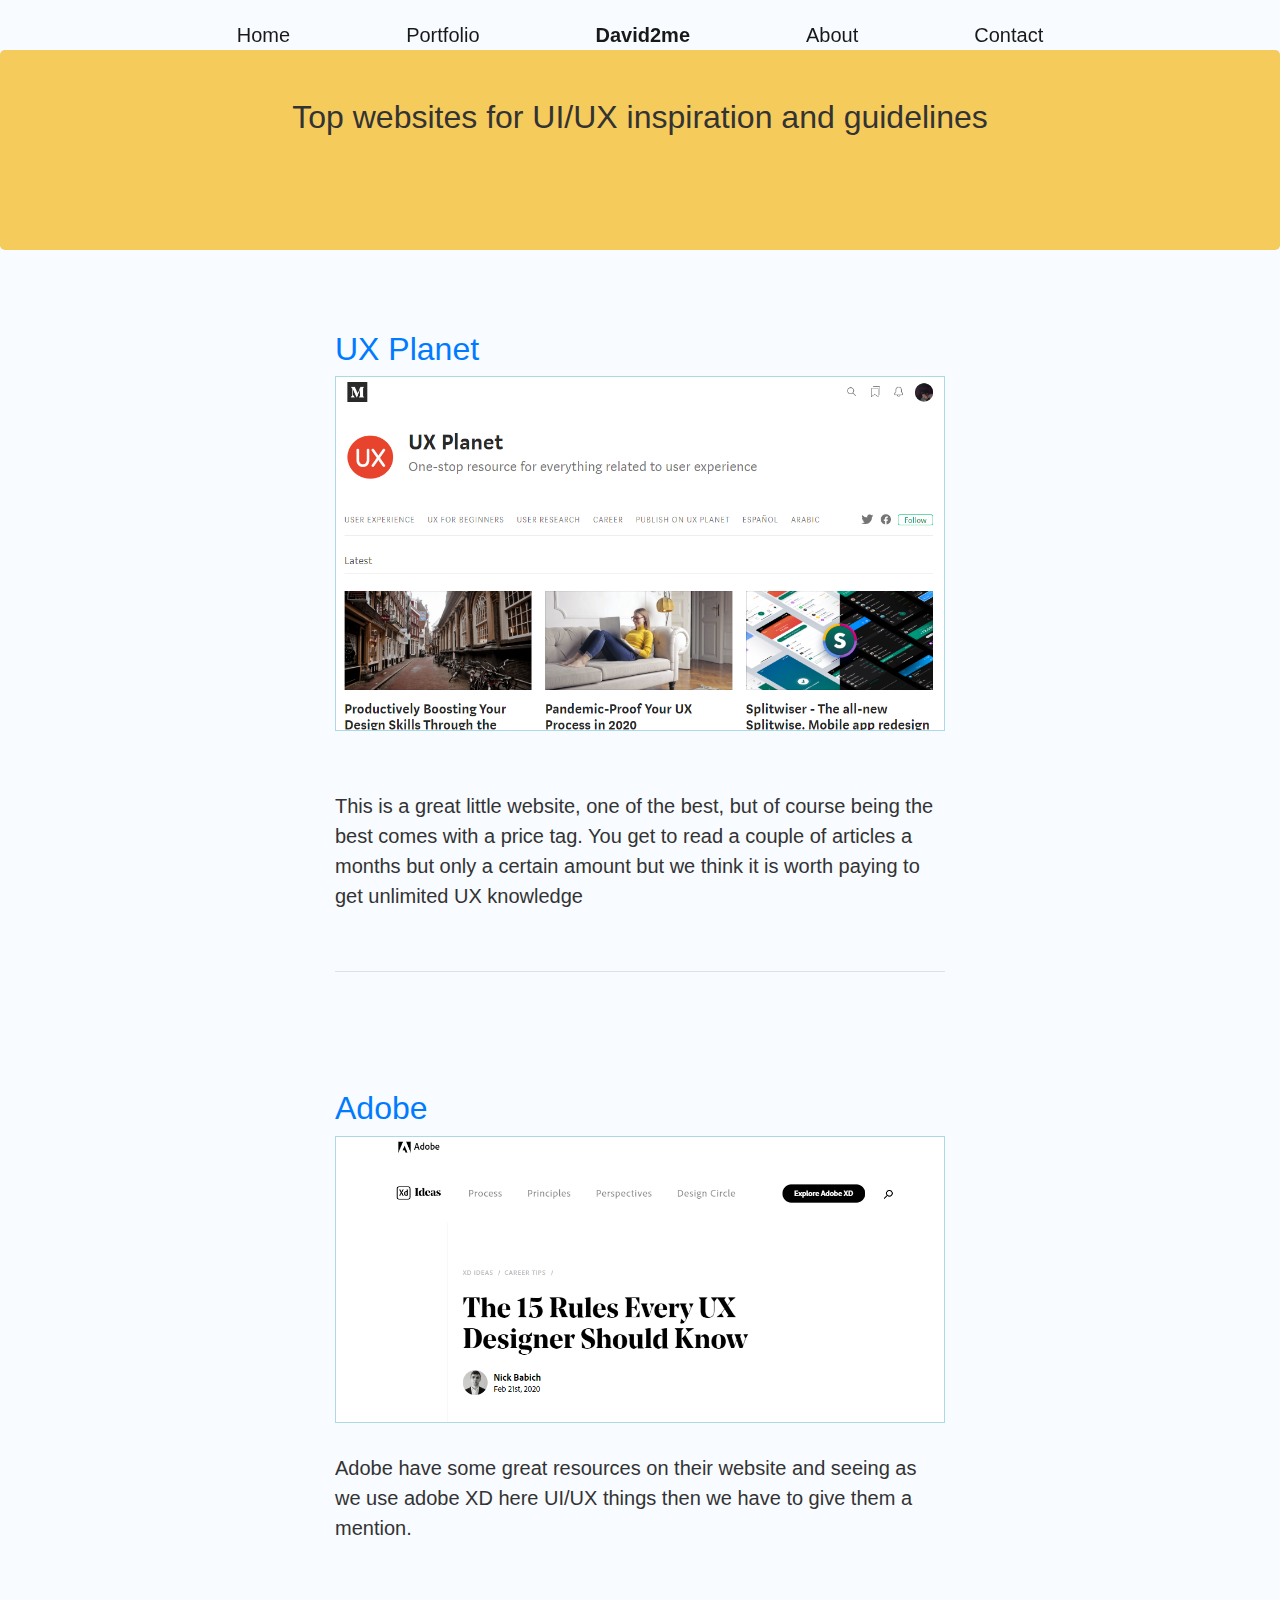
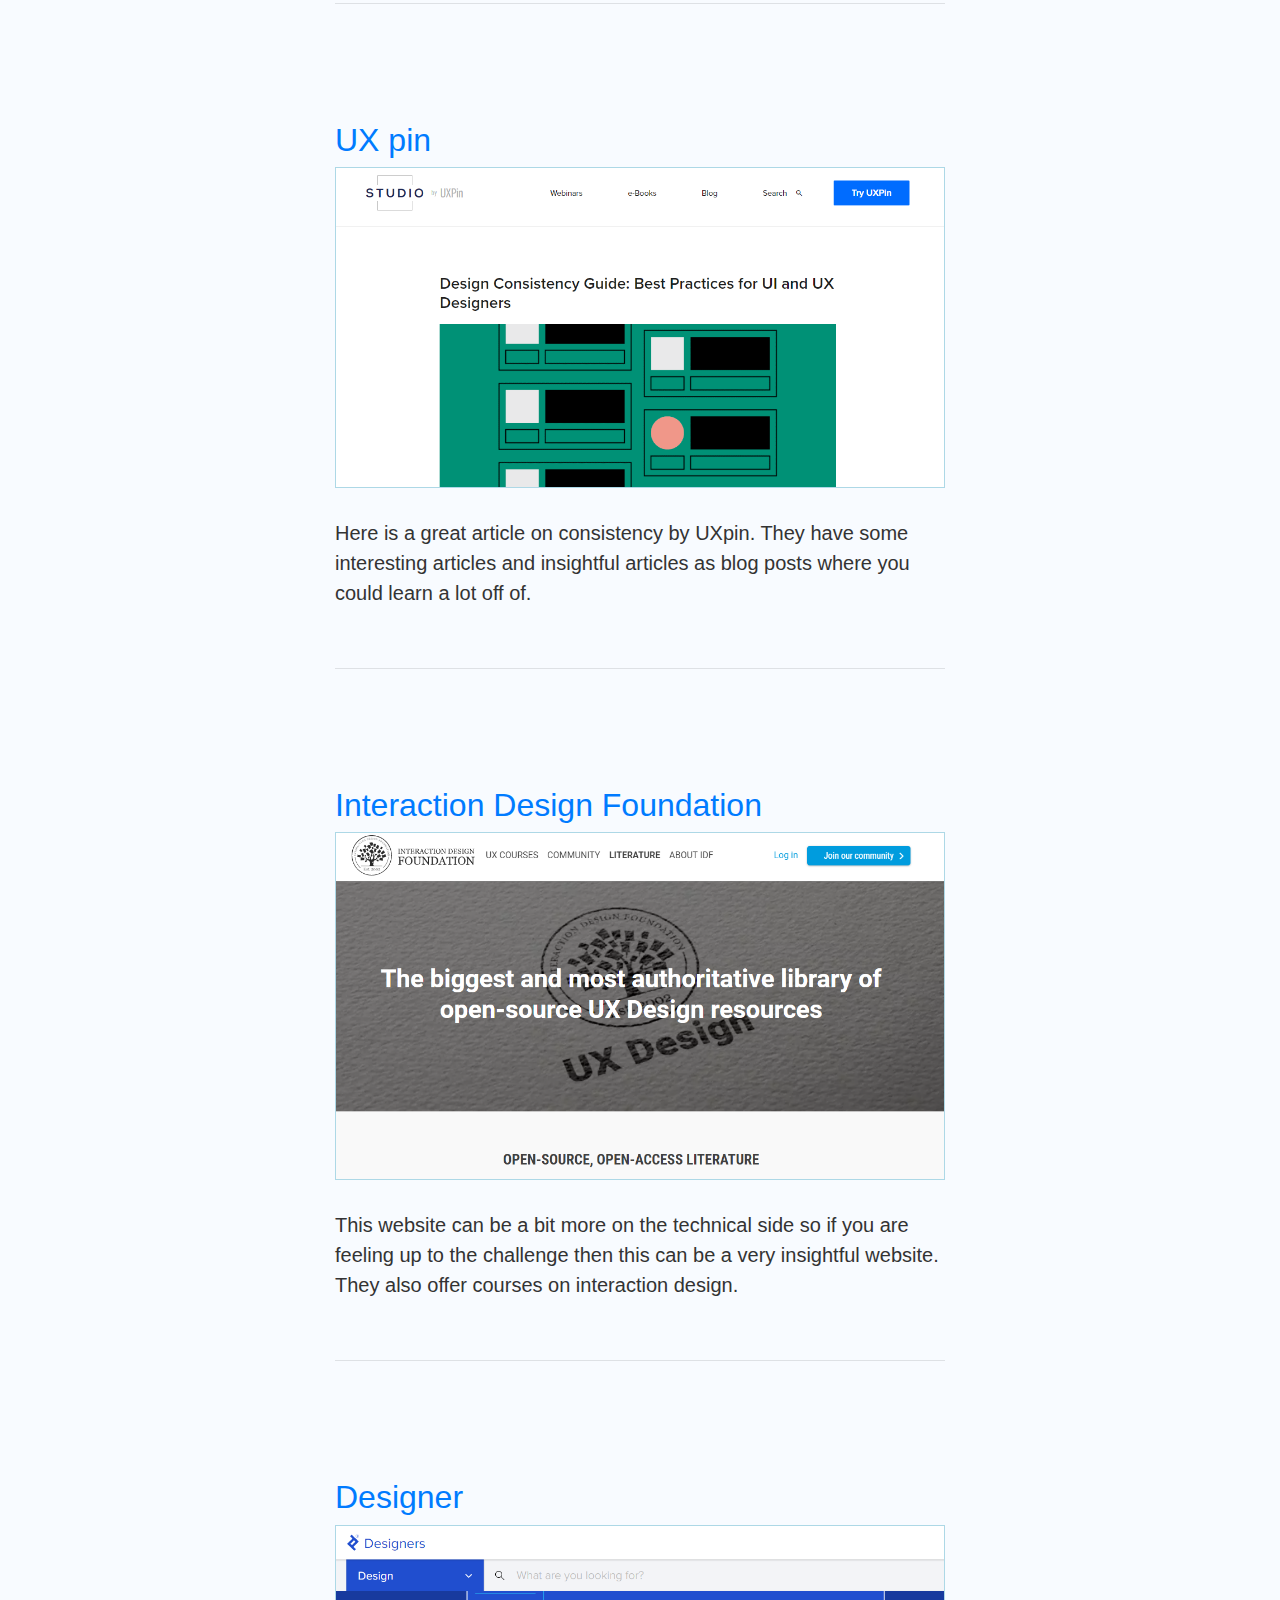
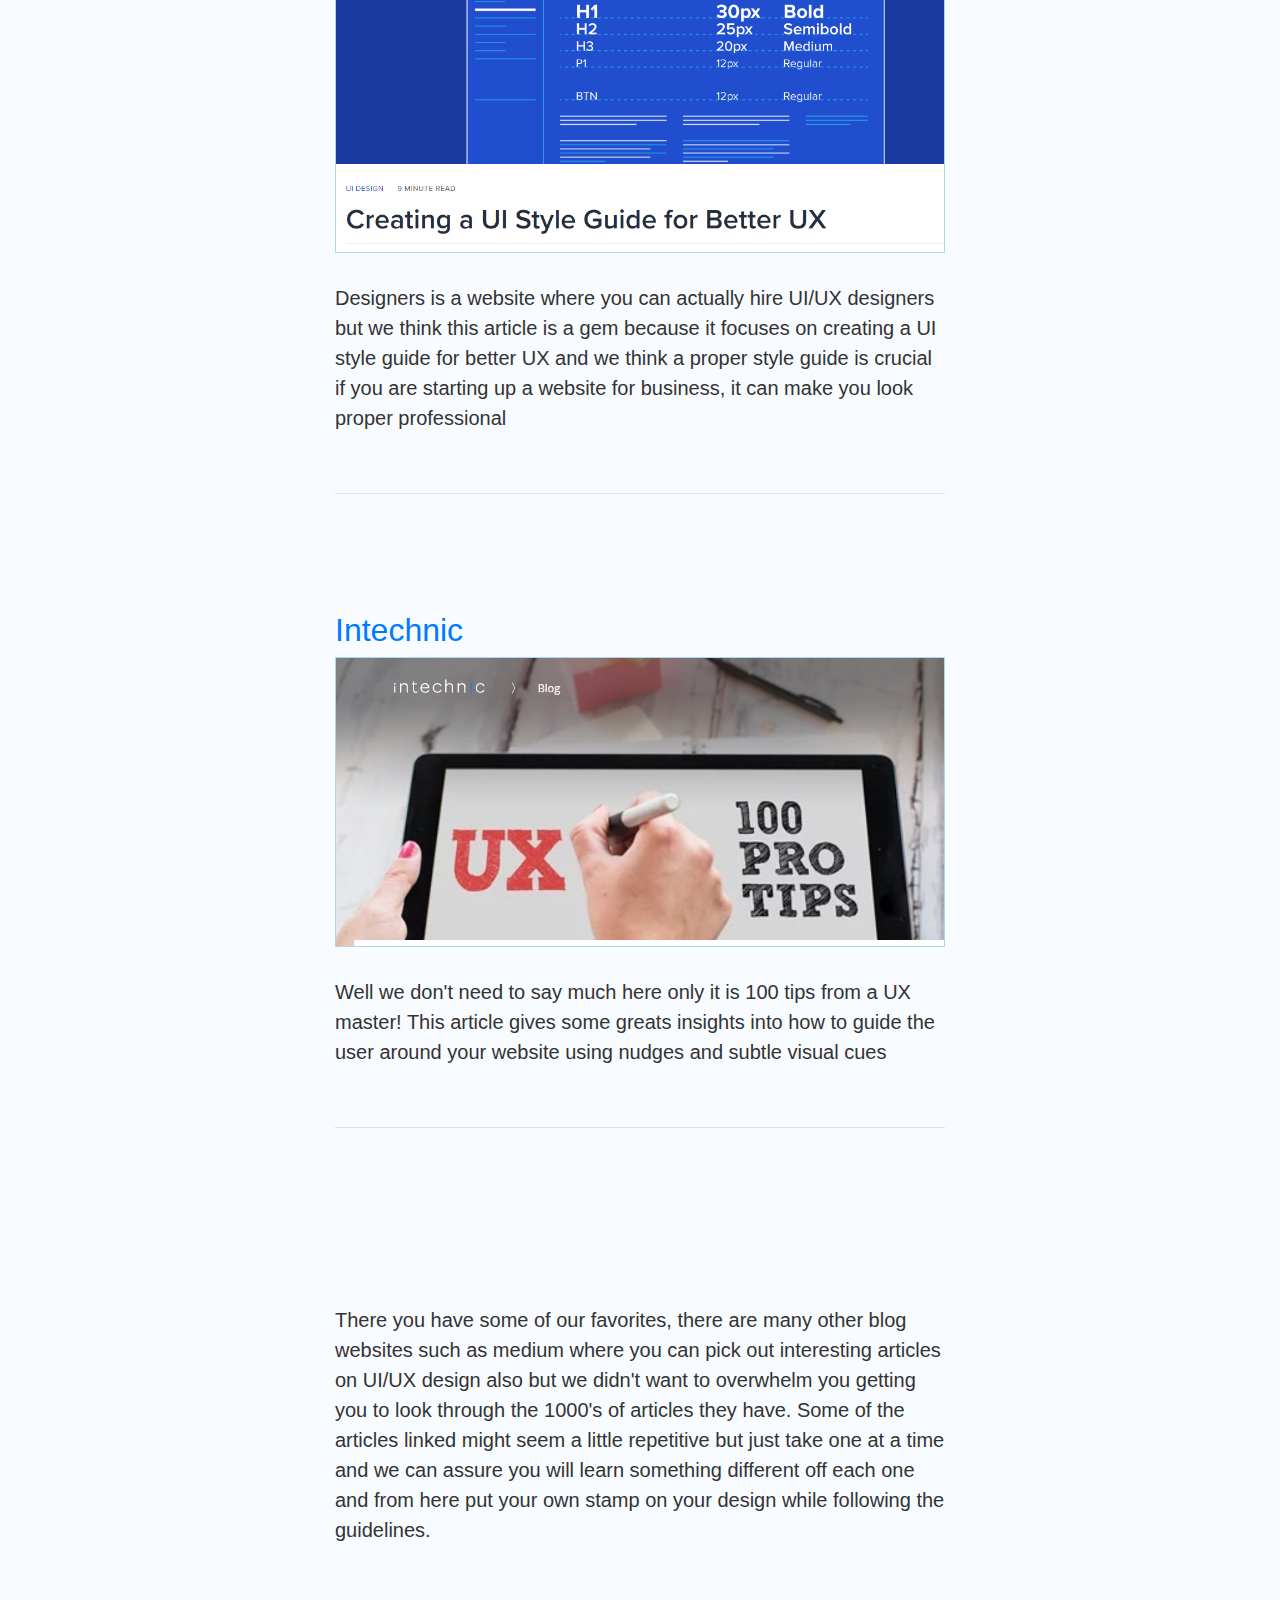
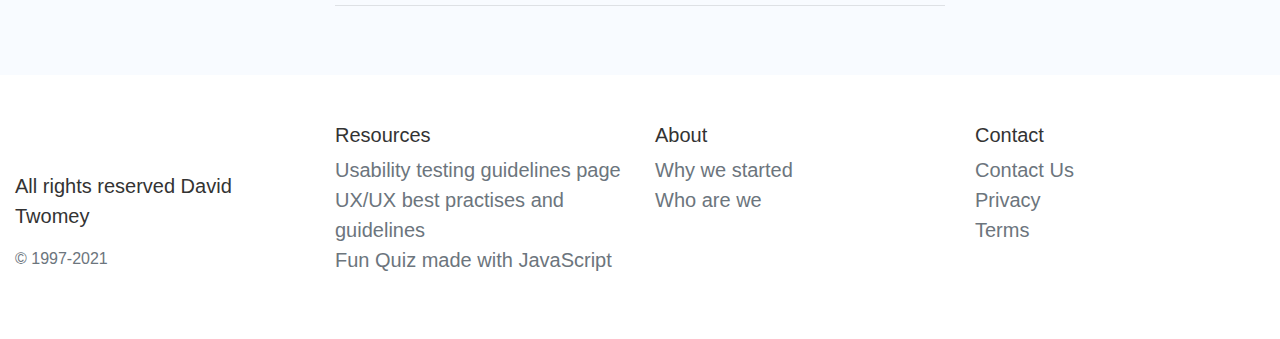
<file: src/html/uxPractices.html>
<!DOCTYPE html>
<html lang="en">
<head>
    <!-- required meta tags -->
    <meta charset="UTF-8">
    <meta name="viewport" content="width=device-width, initial-scale=1, shrink-to-fit=no">


    <!-- Bootstrap CSS -->
    <link rel="stylesheet" href="https://stackpath.bootstrapcdn.com/bootstrap/4.4.1/css/bootstrap.min.css"
          integrity="sha384-Vkoo8x4CGsO3+Hhxv8T/Q5PaXtkKtu6ug5TOeNV6gBiFeWPGFN9MuhOf23Q9Ifjh" crossorigin="anonymous">
    <link rel="stylesheet" href="../css/custom-style.css">
    <link rel="stylesheet" href="https://cdnjs.cloudflare.com/ajax/libs/font-awesome/4.7.0/css/font-awesome.min.css">
    <title>Home</title>
</head>
<body>

<nav class="navbar fixed-top navbar-expand-lg navbar-light main">
    <!--    <a class="navbar-brand" href="#"></a>-->
    <button class="navbar-toggler" type="button" data-toggle="collapse" data-target="#navbarSupportedContent"
            aria-controls="navbarSupportedContent" aria-expanded="false" aria-label="Toggle navigation">
        <span class="navbar-toggler-icon"></span>
    </button>

    <div class="collapse navbar-collapse center" id="navigation">
        <ul class="navbar-nav mr-auto mx-auto">
            <li class="nav-item active">
                <a class="nav-link nav-space" href="http://localhost:63342/uxfyp/src/html/index.html?#">Home <span
                        class="sr-only">(current)</span></a>
            </li>
            <li class="nav-item active nav-space">
                <a class="nav-link" href="#">Portfolio</a>
            </li>
            <li class="nav-item active nav-space">
                <a class="nav-link" href="#"><b>David2me</b></a>
            </li>
            <li class="nav-item active nav-space">
                <a class="nav-link" href="#">About</a>
            </li>
            <li class="nav-item active">
                <a class="nav-link" href="#">Contact</a>
            </li>

        </ul>
    </div>
</nav>




<div id="middle-jumbotron" class="jumbotron" style="height: 200px; padding-top: 0; background-color: #f5cb5c;">
    <div class="container pt-lg-5">
        <h2 class="text-center"> Top websites for UI/UX inspiration and guidelines </h2>
    </div>
</div>
<div class="offset-3">
    <div class="container pt-5 pb-5">
        <div class="row">
            <div class="col-md-8 align-self-center">
                <h2><a href="https://uxplanet.org/" target="_blank">UX Planet</a></h2>
                <div class="image-border">
                    <img style="border:1px solid lightblue" src="../images/uxPlanet.PNG" width="100%" alt="Step one">
                </div>
                <br>
                <br>
                <p> This is a great little website, one of the best, but of course being the best comes with
                    a price tag. You get to read a couple of articles a months but only a certain amount but we think
                    it is worth paying to get unlimited UX knowledge</p>
                <hr class="line-breaker">
            </div>
        </div>
    </div>
</div>

<div class="offset-3">
    <div class="container pt-5 pb-5">
        <div class="row">
            <div class="col-md-8 align-self-center">
                <h2><a href="https://xd.adobe.com/ideas/career-tips/15-rules-every-ux-designer-know/" target="_blank">Adobe</a>
                </h2>
                <img style="border:1px solid lightblue" src="../images/adobeux.PNG" width="100%" alt="Step one">
                <br>
                <br>
                <p> Adobe have some great resources on their website and seeing as we use adobe XD here
                    UI/UX things then we have to give them a mention. </p>
                <hr class="line-breaker">
            </div>
        </div>
    </div>
</div>

<div class="offset-3">
    <div class="container pt-5 pb-5">
        <div class="row">
            <div class="col-md-8 align-self-center">
                <h2><a href="https://www.uxpin.com/studio/blog/guide-design-consistency-best-practices-ui-ux-designers/"
                       target="_blank">UX pin</a></h2>
                <img style="border:1px solid lightblue" src="../images/uxPin.PNG" width="100%" alt="Step one">
                <br>
                <br>
                <p> Here is a great article on consistency by UXpin. They have some interesting articles and
                    insightful articles as blog posts where you could learn a lot off of.</p>
                <hr class="line-breaker">
            </div>
        </div>
    </div>
</div>

<div class="offset-3">
    <div class="container pt-5 pb-5">
        <div class="row">
            <div class="col-md-8 align-self-center">
                <h2><a href="https://www.interaction-design.org/literature" target="_blank">Interaction Design
                    Foundation</a></h2>
                <img style="border:1px solid lightblue" src="../images/interactiveDesign.PNG" width="100%"
                     alt="Step one">
                <br>
                <br>
                <p> This website can be a bit more on the technical side so if you are feeling up to the challenge
                    then this can be a very insightful website. They also offer courses on interaction design.</p>
                <hr class="line-breaker">
            </div>
        </div>
    </div>
</div>

<div class="offset-3">
    <div class="container pt-5 pb-5">
        <div class="row">
            <div class="col-md-8 align-self-center">
                <h2><a href="https://www.toptal.com/designers/ui/ui-styleguide-better-ux" target="_blank">Designer</a>
                </h2>
                <img style="border:1px solid lightblue" src="../images/design.PNG" width="100%" alt="Step one">
                <br>
                <br>
                <p> Designers is a website where you can actually hire UI/UX designers but we
                    think this article is a gem because it focuses on creating a UI style
                    guide for better UX and we think a proper style guide is crucial if you
                    are starting up a website for business, it can make you look proper professional</p>
                <hr class="line-breaker">
            </div>
        </div>
    </div>
</div>

<div class="offset-3">
    <div class="container pt-5 pb-5">
        <div class="row">
            <div class="col-md-8 align-self-center">
                <h2><a href="https://www.intechnic.com/blog/100-ux-design-pro-tips-from-user-experience-master/"
                       target="_blank">Intechnic</a></h2>
                <img style="border:1px solid lightblue" src="../images/technic.PNG" width="100%" alt="Step one">
                <br>
                <br>
                <p> Well we don't need to say much here only it is 100 tips from a UX master! This
                    article gives some greats insights into how to guide the user around your
                    website using nudges and subtle visual cues</p>
                <hr class="line-breaker">
            </div>
        </div>
    </div>
</div>

<div class="offset-3">
    <div class="container pt-5 pb-5">
        <div class="row">
            <div class="col-md-8 align-self-center">
                <br>
                <br>
                <p> There you have some of our favorites, there are many other blog websites such as medium where
                    you can pick out interesting articles on UI/UX design also but we didn't want to
                    overwhelm you getting you to look through the 1000's of articles they have. Some of
                    the articles linked might seem a little repetitive but just take one at a time and
                    we can assure you will learn something different off each one and from here put your
                    own stamp on your design while following the guidelines.</p>
                <hr class="line-breaker">
            </div>
        </div>
    </div>
</div>


<footer class="container-fluid py-5 footer-bgc">
    <div class="row">
        <div class="col-12 col-md pt-5">
            <p>All rights reserved David Twomey</p>
            <small class="d-block mb-3 text-muted">&copy; 1997-2021</small>
        </div>
        <div class="col-6 col-md">
            <h5>Resources</h5>
            <ul class="list-unstyled text-small">
                <li><a class="text-muted" href="#">Usability testing guidelines page</a></li>
                <li><a class="text-muted" href="#">UX/UX best practises and guidelines</a></li>
                <li><a class="text-muted" href="#">Fun Quiz made with JavaScript</a></li>
            </ul>
        </div>
        <div class="col-6 col-md">
            <h5>About</h5>
            <ul class="list-unstyled text-small">
                <li><a class="text-muted" href="#">Why we started</a></li>
                <li><a class="text-muted" href="#">Who are we</a></li>
            </ul>
        </div>
        <div class="col-6 col-md">
            <h5>Contact</h5>
            <ul class="list-unstyled text-small">
                <li><a class="text-muted" href="#">Contact Us</a></li>
                <li><a class="text-muted" href="#">Privacy</a></li>
                <li><a class="text-muted" href="#">Terms</a></li>
            </ul>
        </div>
    </div>
</footer>

<!-- optional javascript here -->
<script type="text/javascript" src="../javascript/basicjs.js"></script>

<!-- We have jquery first, then popper and then Bootstrap js -->
<script src="https://code.jquery.com/jquery-3.4.1.slim.min.js"
        integrity="sha384-J6qa4849blE2+poT4WnyKhv5vZF5SrPo0iEjwBvKU7imGFAV0wwj1yYfoRSJoZ+n"
        crossorigin="anonymous"></script>
<script src="https://cdn.jsdelivr.net/npm/popper.js@1.16.0/dist/umd/popper.min.js"
        integrity="sha384-Q6E9RHvbIyZFJoft+2mJbHaEWldlvI9IOYy5n3zV9zzTtmI3UksdQRVvoxMfooAo"
        crossorigin="anonymous"></script>
<script src="https://stackpath.bootstrapcdn.com/bootstrap/4.4.1/js/bootstrap.min.js"
        integrity="sha384-wfSDF2E50Y2D1uUdj0O3uMBJnjuUD4Ih7YwaYd1iqfktj0Uod8GCExl3Og8ifwB6"
        crossorigin="anonymous"></script>

</body>
</html>
</file>
<file: src/css/custom-style.css>
div {
    /* linearly increase the font-size from 16->32px
       between a viewport width of 600px-> 1200px  */
@include fluid-type(font-size, 600px, 1200px, 16px, 32px);
}
@media screen and (max-width: 600px) {
    div {
        font-size: 16px;
    }
}
@media screen and (min-width: 1200px) {
    div {
        font-size: 20px;
    }
}

.fa {
    padding: 20px;
    font-size: 30px;
    width: 50px;
    text-align: center;
    text-decoration: none;
    margin: 10px;
}

.fa:hover {
    opacity: 1.9;
    transition: all .1s ease;
    transform: scale(1.1);


}

.fa-github {
    background: #24292E;
    color: white;
    height: 60px;
    width: 70px;
    border-radius: 5px;
}

.fa-facebook {
    background: #3B5998;
    color: white;
    height: 60px;
    width: 70px;
    border-radius: 5px;
}

.fa-envelope-open {
    background-color: white;
    color: red;
    width: 85px;
    height: 90px;
    border-radius: 5px;
}
.fa-dribbble {
    background: #ea4c89;
    color: white;
    height: 60px;
    width: 70px;
    border-radius: 5px;
}

.big-banner {

    width: 100%;
    top: 0;
    left: 0;
}

/*html {*/
/*    background: url(../images/bgimage.png) no-repeat center center fixed;*/
/*    -webkit-background-size: cover;*/
/*    -moz-background-size: cover;*/
/*    -o-background-size: cover;*/
/*    background-size: cover;*/
/*    z-index: 1;*/

/*}*/

body {
    background-color: #f8fbff;
    padding-top: 50px;
    font-family: sans-serif;
    color: #333;
}

.landing-page {
    margin-bottom: 150px;
    padding-bottom: 200px;
}


.custom-margin {
    margin-top: 200px;
    margin-bottom: 350px;
}



.line-spacing {
    line-height: 20px;
}

* {
    box-sizing: border-box;
}


.wrapper {
    float: right;
    width: 300px;
    height: 300px;
    display: block;
    position: relative;
}

.head {
    width: 300px;
    height: 300px;
    object-fit: cover;
    border-radius: 80%;
    position: absolute;
    top: 10px;
    left: 30px;
    z-index: 98;

}



@keyframes rock {
    0% {
        transform: rotate(-10deg);
    }
    100% {
        transform: rotate(10deg);
    }
}

.torso {
    width: 6px;
    height: 100px;
    border: 3px solid black;
    display: block;
    position: absolute;
    top: 80px;
    left: 156px;
}

.leftleg {
    width: 6px;
    height: 100px;
    border: 3px solid black;
    display: block;
    position: absolute;
    top: 175px;
    left: 155px;
    transform: rotate(12deg);
    transform-origin: top;
}

.rightleg {
    width: 6px;
    height: 100px;
    border: 3px solid black;
    display: block;
    position: absolute;
    top: 175px;
    left: 157px;
    transform: rotate(-12deg);
    transform-origin: top;
}

.leftarm {
    width: 100px;
    height: 6px;
    border: 3px solid black;
    display: block;
    position: absolute;
    top: 86px;
    left: 57px;
    animation: wave 1s alternate infinite ease-in-out;
    transform-origin: 100%;
    z-index: 99;
}

@keyframes wave {
    0% {
        transform: rotate(-20deg);
    }
    100% {
        transform: rotate(40deg);
    }
}

.rightarm {
    width: 100px;
    height: 6px;
    border: 3px solid black;
    display: block;
    position: absolute;
    top: 86px;
    left: 161px;
    animation: wave2 1s alternate infinite ease-in-out;
    transform-origin: 0;
    z-index: 99;
}


.leftfoot {
    width: 30px;
    height: 6px;
    border: 3px solid black;
    display: block;
    position: absolute;
    top: 270px;
    left: 110px;
    transform: rotate(8deg);
}

.rightfoot {
    width: 30px;
    height: 6px;
    border: 3px solid black;
    display: block;
    position: absolute;
    top: 270px;
    left: 178px;
    transform: rotate(-8deg);
}


#down {
    /*background-color: #f3cb90;*/
    background-color: #F5CB5C;
    /*background-color: #f3d585;*/
}

.info-padding {
    padding-top: 170px;
    padding-bottom: 200px;
}

.cards-bg-color {
    text-decoration-color: whitesmoke;
    padding-top: 170px;
    padding-bottom: 200px;
    width: 100%;
    top: 0;
    left: 0;
    background-color: #1b1e21;
}


.top-buffer {
    margin-top:20px;
    justify-content: center;
    justify-items: center;
}

.turquoise-card {
    background-color: #90ddde;
    padding-inline-end: 20px;
    padding-inline-start: 20px;
    padding-top: 20px;
    padding-bottom: 25px;
    margin-right: 25px;
}
.yellow-card {
    background-color: #f7d052;
    padding-inline-end: 20px;
    padding-inline-start: 20px;
    padding-top: 20px;
    padding-bottom: 25px;
    margin-top: 25px;
    margin-right: 25px;


}
.red-card {
    background-color: #faa489;
    padding-inline-end: 20px;
    padding-inline-start: 20px;
    padding-top: 20px;
    padding-bottom: 25px;
    margin-top: 25px;
    margin-right: 25px;

}
/*.purple-card {*/
/*    background-color: #d3ccfc;*/
/*    padding-inline-end: 20px;*/
/*    padding-inline-start: 20px;*/
/*    padding-top: 20px;*/
/*    padding-bottom: 50px;*/
/*    margin-top: 25px;*/

/*}*/


nav {
    position: -webkit-sticky;
    /* sticky or fixed are fine */
    position: sticky;
    top: 0;
    height: 69px;
    width: 100%;
    /*background: linear-gradient(to bottom, #000, #0003 70%,#0000); !* background when scroll is in the top *!*/
    transition: background .5s; /* control how smooth the background changes */
    /*transition: color .5s;*/

}

nav.scrolled {
    /*background: #b6b7b7;*/
    background: #1B1E21;

}


main {
    height: 200vh;

}


.nav-space {
    margin-right: 100px;

}

.card-hover:hover {
    transition: all .4s ease;
    transform: scale(1.01);
    box-shadow: 0 4px 20px 1px black;
}
.card-hover {
    border-radius: 10px;

    overflow: hidden;
    cursor: crosshair;

}



/* This is for the border around the about text  on about page */
.innerPara{padding:20px ;}
legend{width:200px;padding:10px 20px;}


.end-bg-color {
    background-color: #E8EDDF;

}


#bottom-jumbotron {
    padding-bottom: 200px;
    padding-top: 150px;
}

.padding-image {
    padding-top: 50px;
}

.heading-padding {
    padding-bottom: 20px;
}

.arrow-down {
    width: 6px;
    height: 100px;
    border: 3px solid black;
    display: block;
    position: absolute;
    top: 175px;
    left: 155px;
    transform: rotate(12deg);
    transform-origin: top;
}

.footer-bgc {
    background-color: white;

}

.download {
    background-color: grey;
}

#myBtn {
    align-content: end;
}

/* drop down on hover, not supported by bootstrap */
.dropdown-menu .sub-menu {
    left: 100%;
    position: absolute;
    top: 0;
    visibility: hidden;
    margin-top: -1px;
}

.dropdown-menu li:hover .sub-menu {
    visibility: visible;
}

.dropdown:hover .dropdown-menu {
    display: block;
}

.nav-tabs .dropdown-menu,
.nav-pills .dropdown-menu,
.navbar .dropdown-menu {
    margin-top: 0;
}


.question{
    font-weight: 600;
}
.answers {
    margin-bottom: 20px;
}
.answers label{
    display: block;
}


#submit{
    font-family: sans-serif;
    font-size: 20px;
    background-color: #279;
    color: #fff;
    border: 0;
    border-radius: 3px;
    padding: 20px;
    cursor: pointer;
    margin-bottom: 20px;
}
#submit:hover {
    background-color: #38a;
}


*, *::before, *::after {
    box-sizing: border-box;
}

:root {
    --hue-neutral: 200;
    --hue-wrong: 0;
    --hue-correct: 145;
}

body.correct {
    --hue: var(--hue-correct);
}

body.wrong {
    --hue: var(--hue-wrong);
}

.quiz-card {
    width: 780px;
    height: 280px;
    max-width: 80%;
    background-color: white;
    border-radius: 5px;
    padding: 25px;
    box-shadow: 0 0 40px -16px;
}


.quiz-example {
    width: 800px;
    height: 900px;
    max-width: 80%;
    border-radius: 5px;
    padding: 25px;

    margin-top: 50px;
    margin-bottom: 300px;
}

.btn-grid {
    display: grid;
    grid-template-columns: repeat(2, auto);
    gap: 10px;
    margin: 20px 0;
}

.quiz-btn {
    --hue: var(--hue-neutral);
    border: 1px solid hsl(var(--hue), 100%, 30%);
    background-color: hsl(var(--hue), 100%, 50%);
    border-radius: 5px;
    padding: 5px 10px;
    color: white;
    outline: none;
}

.quiz-btn:hover {
    border-color: black;
}

.quiz-btn.correct {
    --hue: var(--hue-correct);
    color: black;
}

.quiz-btn.wrong {
    --hue: var(--hue-wrong);
}

.start-btn, .next-btn {
    font-size: 1.5rem;
    font-weight: bold;
    padding: 10px 20px;
}







.hide {
    display: none;
}


#loading-bar {
    margin-top: 100px;
}

.progress-bg {
    background-color: white !important;
}

.active-nav {
    background-color: #312f2f;
    display:flex;
    top: 0;
    bottom: 0;
    border-radius: 4px;
}

.image-border {
    border-color: black;
    border-width: 2px;
}

.line-breaker { display: block;
    overflow: hidden;
    border-style: inset;
    height: 5px;
    color: black;
    margin-top: 60px;
}
</file>
